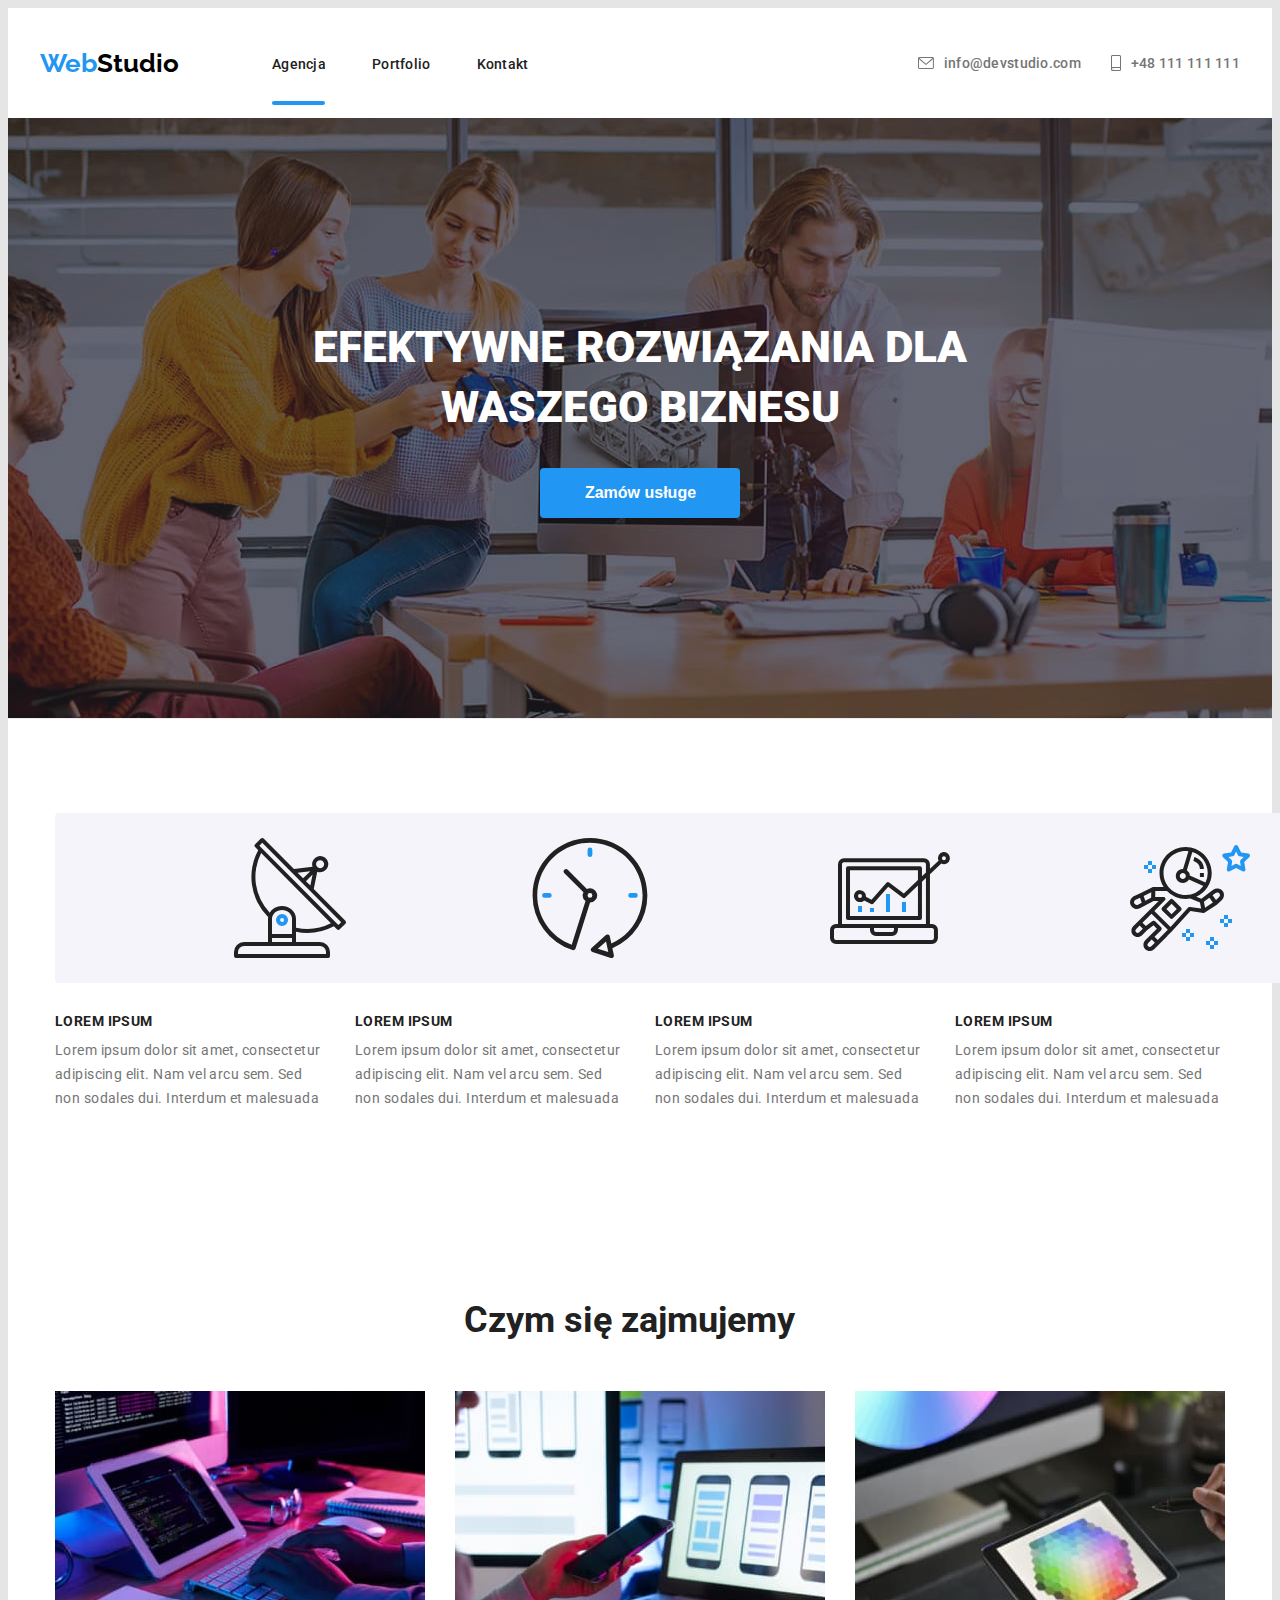
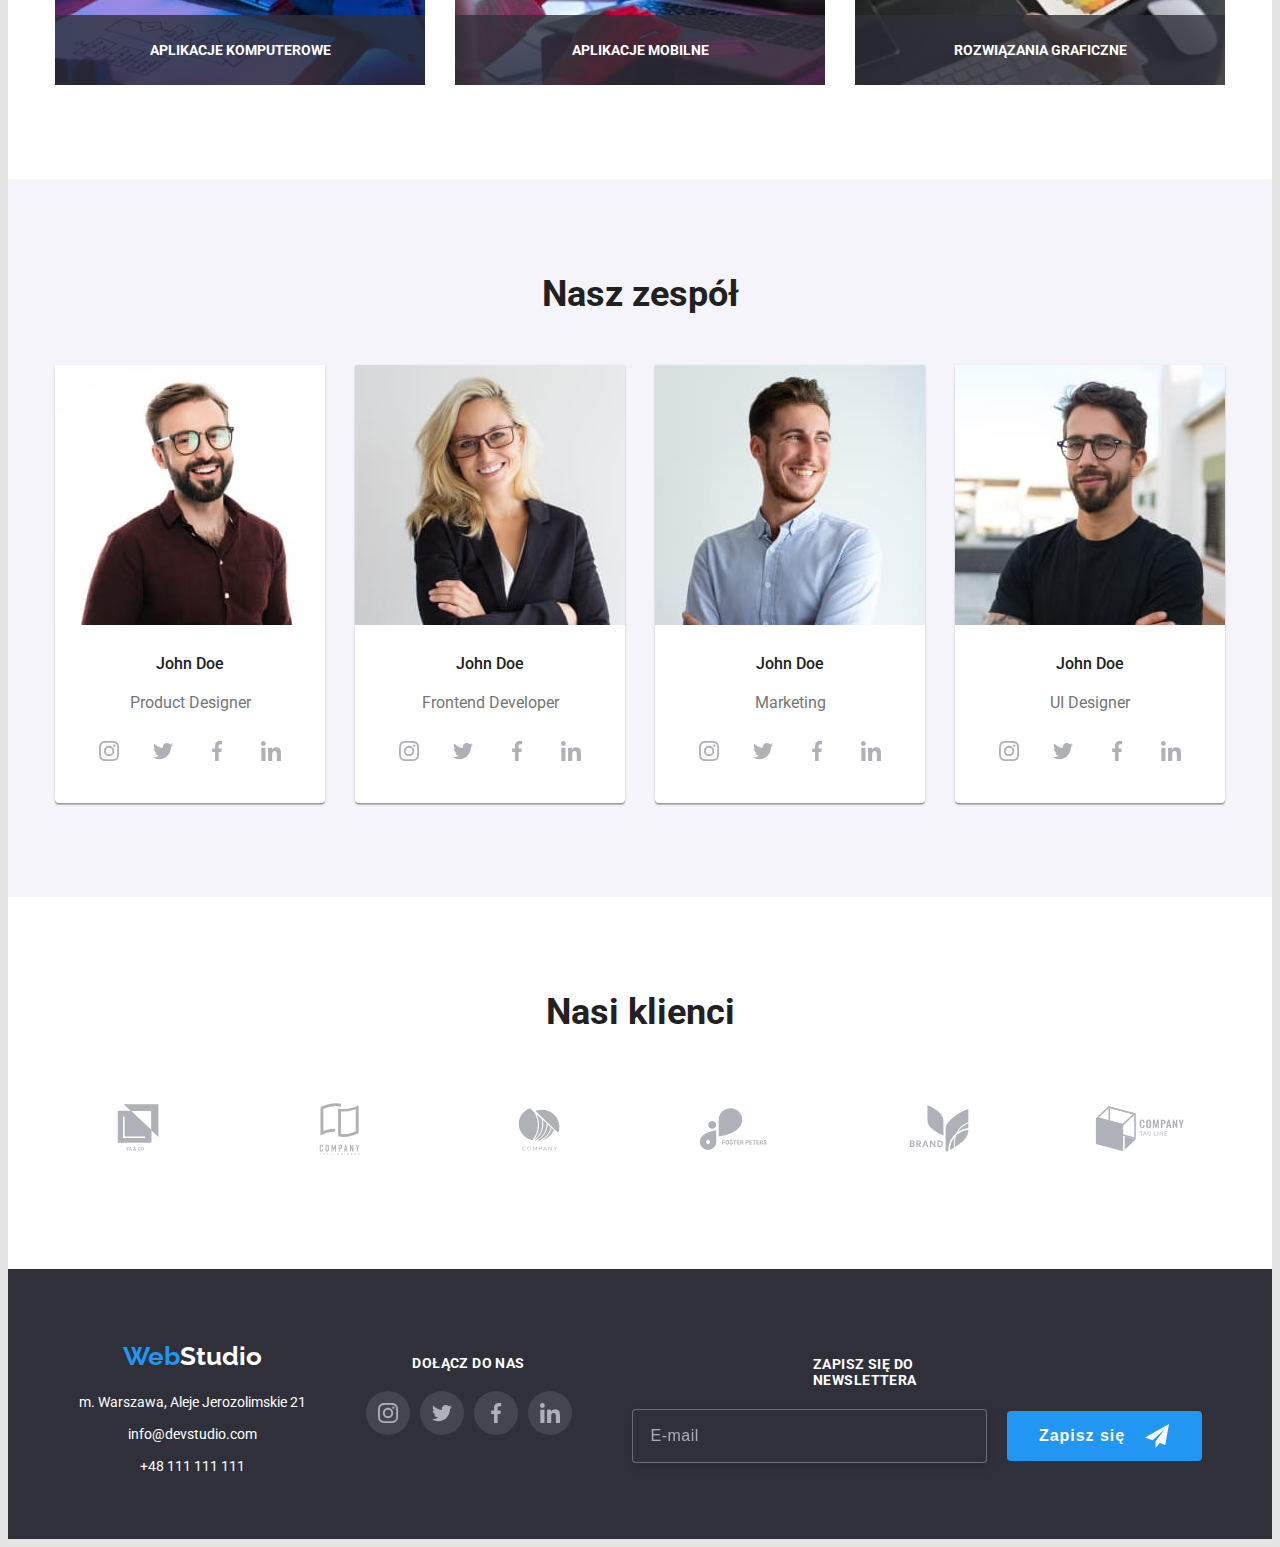
<file: index.html>
<!DOCTYPE html>
<html lang="pl">
  <head>
    <meta charset="utf-8" />
    <meta name="viewport" content="width=device-width, initial-scale=1.0" />
    <title>Homework</title>
    <link
      rel="stylesheet"
      href="https://cdnjs.cloudflare.com/ajax/libs/modern-normalize/1.1.0/modern-normalize.min.css"
      integrity="sha512-wpPYUAdjBVSE4KJnH1VR1HeZfpl1ub8YT/NKx4PuQ5NmX2tKuGu6U/JRp5y+Y8XG2tV+wKQpNHVUX03MfMFn9Q=="
      crossorigin="anonymous"
      referrerpolicy="no-referrer"
    />
    <link rel="preconnect" href="https://fonts.googleapis.com" />
    <link rel="preconnect" href="https://fonts.gstatic.com" crossorigin />
    <link
      href="https://fonts.googleapis.com/css2?family=Montserrat:wght@400;700&family=Raleway:wght@700&family=Roboto:wght@400;500;700;900&display=swap"
      rel="stylesheet"
    />
    <link href="./css/main.min.css" rel="stylesheet" />
  </head>
  <body>
    <header class="page-header">
      <div class="page-header__overlay container">
        <a class="logo page-header__logo" href="#"
          ><span class="logo logo--hovered">Web</span>Studio</a
        >
        <nav class="navigation">
          <ul class="navigation__item">
            <li>
              <a class="navigation__link navigation__link--underscore" href="#"
                >Agencja</a
              >
            </li>
            <li>
              <a class="navigation__link" href="./portfolio.html">Portfolio</a>
            </li>
            <li><a class="navigation__link" href="#">Kontakt</a></li>
          </ul>
        </nav>
        <ul class="contact">
          <li class="contact__item contact__item--first">
            <svg class="contact__icon" width="16" height="12">
              <use href="./images/icons.svg#icon-envelope"></use>
            </svg>
            <a
              class="contact__link contact__link--first"
              href="mailto:info@devstudio.com"
              >info@devstudio.com</a
            >
          </li>
          <li class="contact__item contact__item--second">
            <svg class="contact__icon" width="10" height="16">
              <use href="./images/icons.svg#icon-smartphone"></use>
            </svg>
            <a
              class="contact__link contact__link--second"
              href="tel:48111111111"
              >+48 111 111 111</a
            >
          </li>
        </ul>
        <div class="menu__button">
          <button
            class="menu__toggle js-open-menu"
            aria-expanded="false"
            aria-controls="mobile-menu"
          >
            <svg width="24" height="16">
              <use href="./images/icons.svg#icon-menu_24px"></use>
            </svg>
          </button>
        </div>
      </div>

      <section class="main-page">
        <div class="main-page__overlay container">
          <h1 class="main-page__title">
            EFEKTYWNE ROZWIĄZANIA DLA WASZEGO BIZNESU
          </h1>
          <button class="main-page__button" type="button" data-modal-open>
            Zamów usługe
          </button>
        </div>
      </section>
    </header>
    <main>
      <!-- sekcja główna-->
      <section class="section block">
        <div class="block__delay container">
          <ul class="block__list">
            <li class="block__item">
              <div class="attribute">
                <svg class="attribute__icon">
                  <use href="./images/icons.svg#icon-antenna-1"></use>
                </svg>

                <h5 class="attribute__title">LOREM IPSUM</h5>
                <p class="attribute__text">
                  Lorem ipsum dolor sit amet, consectetur adipiscing elit. Nam
                  vel arcu sem. Sed non sodales dui. Interdum et malesuada
                </p>
              </div>
            </li>
            <li class="block__item">
              <div class="attribute">
                <svg class="attribute__icon">
                  <use href="./images/icons.svg#icon-clock-1"></use>
                </svg>

                <h5 class="attribute__title">LOREM IPSUM</h5>
                <p class="attribute__text">
                  Lorem ipsum dolor sit amet, consectetur adipiscing elit. Nam
                  vel arcu sem. Sed non sodales dui. Interdum et malesuada
                </p>
              </div>
            </li>
            <li class="block__item">
              <div class="attribute">
                <svg class="attribute__icon">
                  <use href="./images/icons.svg#icon-diagram-1"></use>
                </svg>

                <h5 class="attribute__title">LOREM IPSUM</h5>
                <p class="attribute__text">
                  Lorem ipsum dolor sit amet, consectetur adipiscing elit. Nam
                  vel arcu sem. Sed non sodales dui. Interdum et malesuada
                </p>
              </div>
            </li>
            <li class="block__item">
              <div class="attribute">
                <svg class="attribute__icon">
                  <use href="./images/icons.svg#icon-astronaut-1"></use>
                </svg>

                <h5 class="attribute__title">LOREM IPSUM</h5>
                <p class="attribute__text">
                  Lorem ipsum dolor sit amet, consectetur adipiscing elit. Nam
                  vel arcu sem. Sed non sodales dui. Interdum et malesuada
                </p>
              </div>
            </li>
          </ul>
        </div>
      </section>
      <!--sekcja czym się zajmujemy-->

      <section class="section aboutus">
        <div class="aboutus__delay container">
          <h2 class="aboutus__title">Czym się zajmujemy</h2>
          <ul class="aboutus__content">
            <li class="aboutus__item">
              <figure class="aboutus__img">
                <img
                  src="images/aboutus/box1_370_294.jpg"
                  alt="czytnik oraz klawiatura komputerowa"
                  width="370"
                  height="294"
                  srcset="
                    images/aboutus/box1_740_588.jpg  2x,
                    images/aboutus/box1_1110_882.jpg 3x
                  "
                />
                <figcaption class="aboutus__label">
                  aplikacje komputerowe
                </figcaption>
              </figure>
            </li>
            <li class="aboutus__item">
              <figure class="aboutus__img">
                <img
                  src="images/aboutus/box2_370_294.jpg"
                  alt="smartfon i laptop"
                  width="370"
                  height="294"
                  srcset="
                    images/aboutus/box2_740_588.jpg  2x,
                    images/aboutus/box2_1110_882.jpg 3x
                  "
                />
                <figcaption class="aboutus__label">
                  aplikacje mobilne
                </figcaption>
              </figure>
            </li>
            <li class="aboutus__item">
              <figure class="aboutus__img">
                <img
                  src="images/aboutus/box3_370_294.jpg"
                  alt="tablet"
                  width="370"
                  height="294"
                  srcset="
                    images/aboutus/box3_740_588.jpg  2x,
                    images/aboutus/box3_1110_882.jpg 3x
                  "
                />

                <figcaption class="aboutus__label">
                  rozwiązania graficzne
                </figcaption>
              </figure>
            </li>
          </ul>
        </div>
      </section>

      <!--sekcja nasz zespół-->
      <section class="section ourteam">
        <div class="ourteam__delay container">
          <h2 class="ourteam__headline">Nasz zespół</h2>
          <ul class="ourteam__list">
            <li class="ourteam__item">
              <img
                class="ourteam__picture"
                src="images/ourteam/ourteam1_450_460.jpg"
                alt="mężczyzna w okularach"
                srcset="
                  images/ourteam/ourteam1_450_460.jpg 450w,
                  images/ourteam/ourteam1_900_920.jpg 900w,
                  images/ourteam/ourteam1_708_748.jpg 708w,
                  images/ourteam/ourteam1_540_520.jpg 540w,
                  images/ourteam/ourteam1_354_374.jpg 354w,
                  images/ourteam/ourteam1_270_260.jpg 270w
                "
                sizes="(min-width: 1200px) 270px, (min-width: 678px) 354px, (min-width:480px) 450px, 100vw"
              />
              <h3 class="ourteam__name">John Doe</h3>
              <p class="ourteam__position">Product Designer</p>
              <div>
                <ul class="social">
                  <li class="social__icons">
                    <svg width="20" height="20">
                      <use href="./images/icons.svg#icon-instagram-2"></use>
                    </svg>
                  </li>
                  <li class="social__icons">
                    <svg width="20" height="20">
                      <use href="./images/icons.svg#icon-twitter-1"></use>
                    </svg>
                  </li>
                  <li class="social__icons">
                    <svg width="20" height="20">
                      <use href="./images/icons.svg#icon-facebook-1"></use>
                    </svg>
                  </li>
                  <li class="social__icons">
                    <svg width="20" height="20">
                      <use href="./images/icons.svg#icon-linkedin-1"></use>
                    </svg>
                  </li>
                </ul>
              </div>
            </li>
            <li class="ourteam__item">
              <img
                class="ourteam__picture"
                src="images/ourteam/ourteam2_450_460.jpg"
                alt="blondyka"
                srcset="
                  images/ourteam/ourteam2_450_460.jpg 450w,
                  images/ourteam/ourteam2_900_920.jpg 900w,
                  images/ourteam/ourteam2_708_748.jpg 708w,
                  images/ourteam/ourteam2_540_520.jpg 540w,
                  images/ourteam/ourteam2_354_374.jpg 354w,
                  images/ourteam/ourteam2_270_260.jpg 270w
                "
                sizes="(min-width: 1200px) 270px, (min-width: 678px) 354px, (min-width:480px) 450px, 100vw"
              />
              <h3 class="ourteam__name">John Doe</h3>
              <p class="ourteam__position">Frontend Developer</p>
              <div>
                <ul class="social">
                  <li class="social__icons">
                    <svg width="20" height="20">
                      <use href="./images/icons.svg#icon-instagram-2"></use>
                    </svg>
                  </li>
                  <li class="social__icons">
                    <svg width="20" height="20">
                      <use href="./images/icons.svg#icon-twitter-1"></use>
                    </svg>
                  </li>
                  <li class="social__icons">
                    <svg width="20" height="20">
                      <use href="./images/icons.svg#icon-facebook-1"></use>
                    </svg>
                  </li>
                  <li class="social__icons">
                    <svg width="20" height="20">
                      <use href="./images/icons.svg#icon-linkedin-1"></use>
                    </svg>
                  </li>
                </ul>
              </div>
            </li>
            <li class="ourteam__item">
              <img
                class="ourteam__picture"
                src="images/ourteam/ourteam3_450_460.jpg"
                alt="blondyn"
                srcset="
                  images/ourteam/ourteam3_450_460.jpg 450w,
                  images/ourteam/ourteam3_900_920.jpg 900w,
                  images/ourteam/ourteam3_708_748.jpg 708w,
                  images/ourteam/ourteam3_540_520.jpg 540w,
                  images/ourteam/ourteam3_354_374.jpg 354w,
                  images/ourteam/ourteam3_270_260.jpg 270w
                "
                sizes="(min-width: 1200px) 270px ,(min-width: 678px) 354px, (min-width:480px) 450px, 100vw"
              />
              <h3 class="ourteam__name">John Doe</h3>
              <p class="ourteam__position">Marketing</p>
              <div>
                <ul class="social">
                  <li class="social__icons">
                    <svg width="20" height="20">
                      <use href="./images/icons.svg#icon-instagram-2"></use>
                    </svg>
                  </li>
                  <li class="social__icons">
                    <svg width="20" height="20">
                      <use href="./images/icons.svg#icon-twitter-1"></use>
                    </svg>
                  </li>
                  <li class="social__icons">
                    <svg width="20" height="20">
                      <use href="./images/icons.svg#icon-facebook-1"></use>
                    </svg>
                  </li>
                  <li class="social__icons">
                    <svg width="20" height="20">
                      <use href="./images/icons.svg#icon-linkedin-1"></use>
                    </svg>
                  </li>
                </ul>
              </div>
            </li>
            <li class="ourteam__item">
              <img
                class="ourteam__picture"
                src="images/ourteam/ourteam4_450_460.jpg"
                alt="mężczyzna w okularach2"
                srcset="
                  images/ourteam/ourteam4_450_460.jpg 450w,
                  images/ourteam/ourteam4_900_920.jpg 900w,
                  images/ourteam/ourteam4_708_748.jpg 708w,
                  images/ourteam/ourteam4_540_520.jpg 540w,
                  images/ourteam/ourteam4_354_374.jpg 354w,
                  images/ourteam/ourteam4_270_260.jpg 270w
                "
                sizes="(min-width: 1200px) 270px ,(min-width: 678px) 354px, (min-width:480px) 450px, 100vw"
              />
              <h3 class="ourteam__name">John Doe</h3>
              <p class="ourteam__position">UI Designer</p>
              <div>
                <ul class="social">
                  <li class="social__icons">
                    <svg width="20" height="20">
                      <use href="./images/icons.svg#icon-instagram-2"></use>
                    </svg>
                  </li>
                  <li class="social__icons">
                    <svg width="20" height="20">
                      <use href="./images/icons.svg#icon-twitter-1"></use>
                    </svg>
                  </li>
                  <li class="social__icons">
                    <svg width="20" height="20">
                      <use href="./images/icons.svg#icon-facebook-1"></use>
                    </svg>
                  </li>
                  <li class="social__icons">
                    <svg width="20" height="20">
                      <use href="./images/icons.svg#icon-linkedin-1"></use>
                    </svg>
                  </li>
                </ul>
              </div>
            </li>
          </ul>
        </div>
      </section>
      <!--sekcja nasi klienci-->
      <section class="section our-clients">
        <div class="our-clients__overlay">
          <h2 class="our-clients__headline">Nasi klienci</h2>
          <ul class="our-clients__list">
            <li class="our-clients__item">
              <svg class="our-clients__icon" width="106" height="60">
                <use href="./images/icons.svg#icon-Logo-5"></use>
              </svg>
            </li>
            <li class="our-clients__item">
              <svg class="our-clients__icon" width="106" height="60">
                <use href="./images/icons.svg#icon-Logo-8"></use>
              </svg>
            </li>
            <li class="our-clients__item">
              <svg class="our-clients__icon" width="106" height="60">
                <use href="./images/icons.svg#icon-Logo-6"></use>
              </svg>
            </li>
            <li class="our-clients__item">
              <svg class="our-clients__icon" width="106" height="60">
                <use href="./images/icons.svg#icon-Logo-9"></use>
              </svg>
            </li>
            <li class="our-clients__item">
              <svg class="our-clients__icon" width="106" height="60">
                <use href="./images/icons.svg#icon-Logo-7"></use>
              </svg>
            </li>
            <li class="our-clients__item">
              <svg class="our-clients__icon" width="106" height="60">
                <use href="./images/icons.svg#icon-Logo-10"></use>
              </svg>
            </li>
          </ul>
        </div>
      </section>
    </main>
    <footer class="footer">
      <div class="footer__block container">
        <address>
          <ul class="footer__list">
            <li class="footer__item">
              <a class="logo footer__logo" href="#"
                ><span class="logo logo--hovered">Web</span>Studio</a
              >
            </li>
            <li class="footer__item">
              <a
                class="footer__link"
                href="https://goo.gl/maps/q1RyGz1hN1sTiuzN9"
                target="_blank"
                >m. Warszawa, Aleje Jerozolimskie 21</a
              >
            </li>
            <li class="footer__item">
              <a class="footer__link" href="mailto:info@devstudio.com"
                >info@devstudio.com</a
              >
            </li>
            <li class="footer__item">
              <a class="footer__link" href="tel:48111111111">+48 111 111 111</a>
            </li>
          </ul>
        </address>
        <div class="joinus">
          <h5 class="joinus__headline">Dołącz do Nas</h5>
          <ul class="social footer__social">
            <li class="social__icons social__icons--footer">
              <svg width="20" height="20">
                <use href="./images/icons.svg#icon-instagram-2"></use>
              </svg>
            </li>
            <li class="social__icons social__icons--footer">
              <svg width="20" height="20">
                <use href="./images/icons.svg#icon-twitter-1"></use>
              </svg>
            </li>
            <li class="social__icons social__icons--footer">
              <svg width="20" height="20">
                <use href="./images/icons.svg#icon-facebook-1"></use>
              </svg>
            </li>
            <li class="social__icons social__icons--footer">
              <svg width="20" height="20">
                <use href="./images/icons.svg#icon-linkedin-1"></use>
              </svg>
            </li>
          </ul>
        </div>
        <form class="contact-form" name="singUpToNewsletter">
          <label class="contact-form__label" for="userEmail">
            zapisz się do newslettera</label
          >
          <div class="contact-form__grid">
            <input
              class="contact-form__input"
              type="email"
              name="email"
              id="userEmail"
              placeholder="E-mail"
            />
            <button type="submit" class="contact-form__button">
              Zapisz się
              <svg width="24" height="24">
                <use href="./images/icons.svg#icon-icon-send"></use>
              </svg>
            </button>
          </div>
        </form>
      </div>
    </footer>
    <div class="backdrop is-hidden" data-modal>
      <div class="modal">
        <form>
          <div
            class="form-group"
            role="group"
            aria-labelledby="contact-details-head"
          >
            <h4 id="contact-details-head" class="form-group__headline">
              Zostaw swoje dane w formularzu poniżej
            </h4>
            <label class="form-group__label form-group__label--name">
              Imie
            </label>
            <div class="form-group__grid">
              <svg class="form-group__icon" width="18" height="18">
                <use href="./images/icons.svg#icon-person-black-18dp-1"></use>
              </svg>
              <input class="form-group__input" type="text" name="username" />
            </div>
            <label class="form-group__label"> Telefon</label>
            <div class="form-group__grid">
              <svg class="form-group__icon" width="18" height="18">
                <use href="./images/icons.svg#icon-phone-black-18dp-1"></use>
              </svg>
              <input class="form-group__input" type="tel" name="usertel" />
            </div>
            <label class="form-group__label">Email</label>
            <div class="form-group__grid">
              <svg class="form-group__icon" width="18" height="18">
                <use href="./images/icons.svg#icon-email-black-18dp-1"></use>
              </svg>
              <input class="form-group__input" type="email" name="useremail" />
            </div>
            <label class="form-group__label">Komentarz</label>
            <textarea
              class="form-group__grid form-group__grid--textarea"
              name="usercomments"
              placeholder="Wprowadź tekst"
            ></textarea>
            <div class="check">
              <input
                class="check__input"
                type="checkbox"
                name="ourregulations"
                required
              />
              <svg class="check__icon" width="16" height="15">
                <use href="./images/icons.svg#icon-Vector-1"></use>
              </svg>
              <label class="check__text">
                Oświadczam iż akceptuję
                <a class="check__link" href="#">Regulamin</a> i
                <a class="check__link" href="#">Politykę Prywatności.</a>
              </label>
            </div>
            <button class="form-group__btn" type="submit">Wyślij</button>
          </div>
        </form>
        <button type="button" class="close__btn" data-modal-close>
          <svg class="close__icon" width="18" height="18">
            <use href="./images/icons.svg#Vector"></use>
          </svg>
        </button>
      </div>
    </div>
    <div class="menu-container js-menu-container" id="mobile-menu">
      <button class="menu__toggle js-close-menu">
        <svg width="24" height="16">
          <use href="./images/icons.svg#icon-close_24px"></use>
        </svg>
      </button>
      <ul class="mobile-navigation">
        <li class="mobile-navigation__item">
          <a class="mobile-navigation__link" href="#">Agencja</a>
        </li>
        <li class="mobile-navigation__item">
          <a class="mobile-navigation__link" href="./portfolio.html"
            >Portfolio</a
          >
        </li>
        <li><a class="mobile-navigation__link" href="#">Kontakt</a></li>
      </ul>

      <ul class="mobile-contact">
        <li class="mobile-contact__item">
          <a
            class="mobile-contact__link mobile-contact__link--expand"
            href="tel:48111111111"
            >+48 111 111 111</a
          >
        </li>
        <li class="mobile-contact__item">
          <a class="mobile-contact__link" href="mailto:info@devstudio.com"
            >info@devstudio.com</a
          >
        </li>
      </ul>
      <ul class="mobile-social">
        <li class="mobile-social__item">
          <a class="mobile-social__link" href="#">Instagram</a>
        </li>
        <li class="mobile-social__item">
          <a class="mobile-social__link" href="#">Twitter</a>
        </li>
        <li class="mobile-social__item">
          <a class="mobile-social__link" href="#">Facebook</a>
        </li>
        <li class="mobile-social__item">
          <a class="mobile-social__link" href="#">LinkedIn</a>
        </li>
      </ul>
    </div>
    <script src="./js/modal.js"></script>
    <script defer src="./js/mobile-menu.js"></script>
  </body>
</html>
</file>
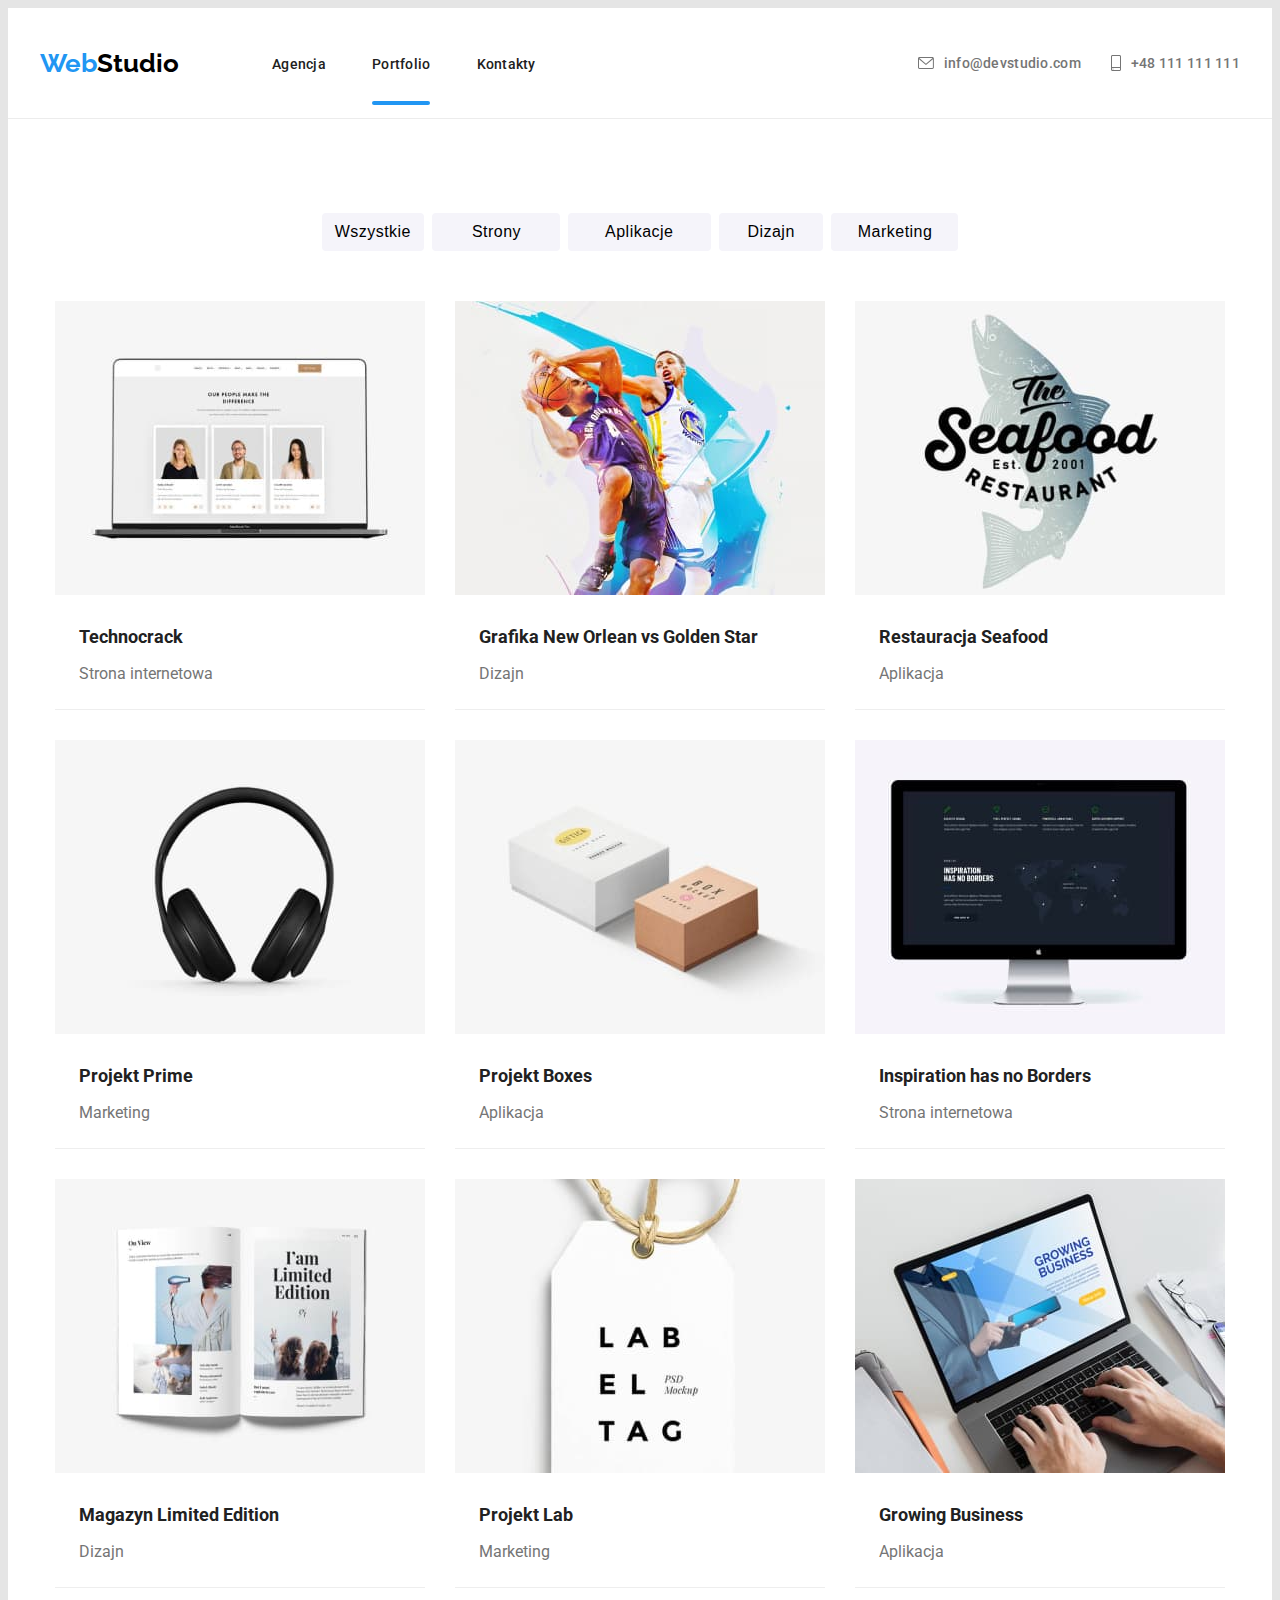
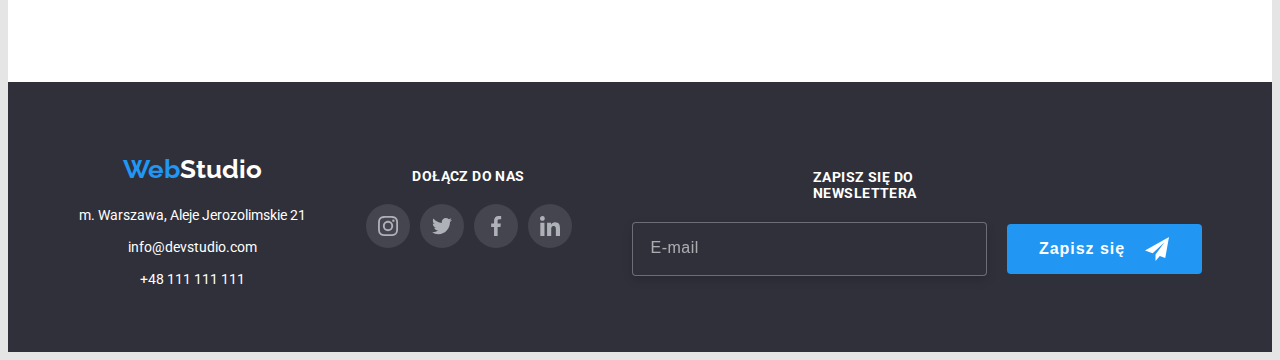
<file: portfolio.html>
<!DOCTYPE html>
<html lang="pl">
  <head>
    <meta charset="utf-8" />
    <meta name="viewport" content="width=device-width, initial-scale=1.0" />
    <title>Homework2 - Portfolio</title>
    <link
      rel="stylesheet"
      href="https://cdnjs.cloudflare.com/ajax/libs/modern-normalize/1.1.0/modern-normalize.min.css"
      integrity="sha512-wpPYUAdjBVSE4KJnH1VR1HeZfpl1ub8YT/NKx4PuQ5NmX2tKuGu6U/JRp5y+Y8XG2tV+wKQpNHVUX03MfMFn9Q=="
      crossorigin="anonymous"
      referrerpolicy="no-referrer"
    />
    <link rel="preconnect" href="https://fonts.googleapis.com" />
    <link rel="preconnect" href="https://fonts.gstatic.com" crossorigin />
    <link
      href="https://fonts.googleapis.com/css2?family=Montserrat:wght@400;700&family=Raleway:wght@700&family=Roboto:wght@400;500;700;900&display=swap"
      rel="stylesheet"
    />
    <link href="./css/main.min.css" rel="stylesheet" />
  </head>
  <body>
    <header class="page-header">
      <div class="page-header__overlay container">
        <a class="logo page-header__logo" href="./index.html"
          ><span class="logo logo--hovered">Web</span>Studio</a
        >
        <nav class="navigation navigation--portfolio">
          <ul class="navigation__item navigation__item--portfolio">
            <li><a class="navigation__link" href="./index.html">Agencja</a></li>
            <li>
              <a
                class="navigation__link navigation__link--underscore2"
                href="./portfolio.html"
                >Portfolio</a
              >
            </li>
            <li><a class="navigation__link" href="#">Kontakty</a></li>
          </ul>
        </nav>
        <ul class="contact">
          <li class="contact__item contact__item--first">
            <svg class="contact__icon" width="16" height="12">
              <use href="./images/icons.svg#icon-envelope"></use>
            </svg>
            <a
              class="contact__link contact__link--first"
              href="mailto:info@devstudio.com"
              >info@devstudio.com</a
            >
          </li>
          <li class="contact__item contact__item--second">
            <svg class="contact__icon" width="10" height="16">
              <use href="./images/icons.svg#icon-smartphone"></use>
            </svg>
            <a
              class="contact__link contact__link--second"
              href="tel:48111111111"
              >+48 111 111 111</a
            >
          </li>
        </ul>
        <div class="menu__button">
          <button
            class="menu__toggle js-open-menu"
            aria-expanded="false"
            aria-controls="mobile-menu"
          >
            <svg width="24" height="16">
              <use href="./images/icons.svg#icon-menu_24px"></use>
            </svg>
          </button>
        </div>
      </div>
    </header>
    <main>
      <section class="products section">
        <div class="products__container container">
          <ul class="buttons">
            <li>
              <button class="buttons__item buttons__item--all" type="button">
                Wszystkie
              </button>
            </li>
            <li>
              <button class="buttons__item buttons__item--pages" type="button">
                Strony
              </button>
            </li>
            <li>
              <button
                class="buttons__item buttons__item--aplications"
                type="button"
              >
                Aplikacje
              </button>
            </li>
            <li>
              <button class="buttons__item buttons__item--design" type="button">
                Dizajn
              </button>
            </li>
            <li>
              <button
                class="buttons__item buttons__item--marketing"
                type="button"
              >
                Marketing
              </button>
            </li>
          </ul>
          <ul class="grid">
            <li class="grid__item">
              <div class="products__item">
                <img
                  class="products__image"
                  src="./images/portfolio/technocrack_450_294.jpg"
                  alt="Laptop monitor"
                  srcset="
                    images/portfolio/technocrack_354_294.jpg 354w,
                    images/portfolio/technocrack_370_294.jpg 370w,
                    images/portfolio/technocrack_450_294.jpg 450w,
                    images/portfolio/technocrack_708_588.jpg 708w,
                    images/portfolio/technocrack_740_588.jpg 740w,
                    images/portfolio/technocrack_900_588.jpg 900w
                  "
                  sizes="(min-width: 1200px) 370px,(min-width: 678px) 354px, (min-width:480px) 450px, 100vw"
                />
                <div class="products__overlay">
                  <p>
                    Technocrack jest popularną platformą wykorzystywaną do
                    rozpowszechniania koronawirusa. Firmy wykorzystują tę
                    platformę do celów szkiegowskich i ataków na
                    niezabezpieczone serwery konkurencji
                  </p>
                </div>
              </div>
              <h3 class="products__name">Technocrack</h3>
              <p class="products__description">Strona internetowa</p>
            </li>
            <li class="grid__item">
              <div class="products__item">
                <img
                  class="products__image"
                  src="./images/portfolio/neworlean_450_294.jpg"
                  alt="Basketball players"
                  srcset="
                    images/portfolio/neworlean_354_294.jpg 354w,
                    images/portfolio/neworlean_370_294.jpg 370w,
                    images/portfolio/neworlean_450_294.jpg 450w,
                    images/portfolio/neworlean_708_588.jpg 708w,
                    images/portfolio/neworlean_740_588.jpg 740w,
                    images/portfolio/neworlean_900_588.jpg 900w
                  "
                  sizes="(min-width: 1200px) 370px,(min-width: 678px) 354px, (min-width:480px) 450px, 100vw"
                />
                <div class="products__overlay">
                  <p>
                    Technocrack jest popularną platformą wykorzystywaną do
                    rozpowszechniania koronawirusa. Firmy wykorzystują tę
                    platformę do celów szkiegowskich i ataków na
                    niezabezpieczone serwery konkurencji
                  </p>
                </div>
              </div>
              <h3 class="products__name">Grafika New Orlean vs Golden Star</h3>
              <p class="products__description">Dizajn</p>
            </li>
            <li class="grid__item">
              <div class="products__item">
                <img
                  class="products__image"
                  src="./images/portfolio/restaurant_450_294.jpg"
                  alt="Resturant Logo"
                  srcset="
                    images/portfolio/restaurant_354_294.jpg 354w,
                    images/portfolio/restaurant_370_294.jpg 370w,
                    images/portfolio/restaurant_450_294.jpg 450w,
                    images/portfolio/restaurant_708_588.jpg 708w,
                    images/portfolio/restaurant_740_588.jpg 740w,
                    images/portfolio/restaurant_900_588.jpg 900w
                  "
                  sizes="(min-width: 1200px) 370px,(min-width: 678px) 354px, (min-width:480px) 450px, 100vw"
                />
                <div class="products__overlay">
                  <p>
                    Technocrack jest popularną platformą wykorzystywaną do
                    rozpowszechniania koronawirusa. Firmy wykorzystują tę
                    platformę do celów szkiegowskich i ataków na
                    niezabezpieczone serwery konkurencji
                  </p>
                </div>
              </div>
              <h3 class="products__name">Restauracja Seafood</h3>
              <p class="products__description">Aplikacja</p>
            </li>
            <li class="grid__item">
              <div class="products__item">
                <img
                  class="products__image"
                  src="./images/portfolio/projectprime_450_294.jpg"
                  alt="headphones"
                  srcset="
                    images/portfolio/projectprime_354_294.jpg 354w,
                    images/portfolio/projectprime_370_294.jpg 370w,
                    images/portfolio/projectprime_450_294.jpg 450w,
                    images/portfolio/projectprime_708_588.jpg 708w,
                    images/portfolio/projectprime_740_588.jpg 740w,
                    images/portfolio/projectprime_900_588.jpg 900w
                  "
                  sizes="(min-width: 1200px) 370px,(min-width: 678px) 354px, (min-width:480px) 450px, 100vw"
                />
                <div class="products__overlay">
                  <p>
                    Technocrack jest popularną platformą wykorzystywaną do
                    rozpowszechniania koronawirusa. Firmy wykorzystują tę
                    platformę do celów szkiegowskich i ataków na
                    niezabezpieczone serwery konkurencji
                  </p>
                </div>
              </div>
              <h3 class="products__name">Projekt Prime</h3>
              <p class="products__description">Marketing</p>
            </li>
            <li class="grid__item">
              <div class="products__item">
                <img
                  class="products__image"
                  src="./images/portfolio/projectboxes_450_294.jpg"
                  alt="Boxes"
                  srcset="
                    images/portfolio/projectboxes_354_294.jpg 354w,
                    images/portfolio/projectboxes_370_294.jpg 370w,
                    images/portfolio/projectboxes_450_294.jpg 450w,
                    images/portfolio/projectboxes_708_588.jpg 708w,
                    images/portfolio/projectboxes_740_588.jpg 740w,
                    images/portfolio/projectboxes_900_588.jpg 900w
                  "
                  sizes="(min-width: 1200px) 370px,(min-width: 678px) 354px, (min-width:480px) 450px, 100vw"
                />
                <div class="products__overlay">
                  <p>
                    Technocrack jest popularną platformą wykorzystywaną do
                    rozpowszechniania koronawirusa. Firmy wykorzystują tę
                    platformę do celów szkiegowskich i ataków na
                    niezabezpieczone serwery konkurencji
                  </p>
                </div>
              </div>
              <h3 class="products__name">Projekt Boxes</h3>
              <p class="products__description">Aplikacja</p>
            </li>
            <li class="grid__item">
              <div class="products__item">
                <img
                  class="products__image"
                  src="./images/portfolio/inspiration_450_294.jpg"
                  alt="monitor screen"
                  srcset="
                    images/portfolio/inspiration_354_294.jpg 354w,
                    images/portfolio/inspiration_370_294.jpg 370w,
                    images/portfolio/inspiration_450_294.jpg 450w,
                    images/portfolio/inspiration_708_588.jpg 708w,
                    images/portfolio/inspiration_740_588.jpg 740w,
                    images/portfolio/inspiration_900_588.jpg 900w
                  "
                  sizes="(min-width: 1200px) 370px,(min-width: 678px) 354px, (min-width:480px) 450px, 100vw"
                />
                <div class="products__overlay">
                  <p>
                    Technocrack jest popularną platformą wykorzystywaną do
                    rozpowszechniania koronawirusa. Firmy wykorzystują tę
                    platformę do celów szkiegowskich i ataków na
                    niezabezpieczone serwery konkurencji
                  </p>
                </div>
              </div>
              <h3 class="products__name">Inspiration has no Borders</h3>
              <p class="products__description">Strona internetowa</p>
            </li>
            <li class="grid__item">
              <div class="products__item">
                <img
                  class="products__image"
                  src="./images/portfolio/magazine_450_294.jpg"
                  alt="magazine"
                  srcset="
                    images/portfolio/magazine_354_294.jpg 354w,
                    images/portfolio/magazine_370_294.jpg 370w,
                    images/portfolio/magazine_450_294.jpg 450w,
                    images/portfolio/magazine_708_588.jpg 708w,
                    images/portfolio/magazine_740_588.jpg 740w,
                    images/portfolio/magazine_900_588.jpg 900w
                  "
                  sizes="(min-width: 1200px) 370px,(min-width: 678px) 354px, (min-width:480px) 450px, 100vw"
                />
                <div class="products__overlay">
                  <p>
                    Technocrack jest popularną platformą wykorzystywaną do
                    rozpowszechniania koronawirusa. Firmy wykorzystują tę
                    platformę do celów szkiegowskich i ataków na
                    niezabezpieczone serwery konkurencji
                  </p>
                </div>
              </div>
              <h3 class="products__name">Magazyn Limited Edition</h3>
              <p class="products__description">Dizajn</p>
            </li>
            <li class="grid__item">
              <div class="products__item">
                <img
                  class="products__image"
                  src="./images/portfolio/projectlab_450_294.jpg"
                  alt="Labeltag"
                  srcset="
                    images/portfolio/projectlab_354_294.jpg 354w,
                    images/portfolio/projectlab_370_294.jpg 370w,
                    images/portfolio/projectlab_450_294.jpg 450w,
                    images/portfolio/projectlab_708_588.jpg 708w,
                    images/portfolio/projectlab_740_588.jpg 740w,
                    images/portfolio/projectlab_900_588.jpg 900w
                  "
                  sizes="(min-width: 1200px) 370px,(min-width: 678px) 354px, (min-width:480px) 450px, 100vw"
                />
                <div class="products__overlay">
                  <p>
                    Technocrack jest popularną platformą wykorzystywaną do
                    rozpowszechniania koronawirusa. Firmy wykorzystują tę
                    platformę do celów szkiegowskich i ataków na
                    niezabezpieczone serwery konkurencji
                  </p>
                </div>
              </div>
              <h3 class="products__name">Projekt Lab</h3>
              <p class="products__description">Marketing</p>
            </li>
            <li class="grid__item">
              <div class="products__item">
                <img
                  class="products__image"
                  src="./images/portfolio/growingbusiness_450_294.jpg"
                  alt="Notebook"
                  srcset="
                    images/portfolio/growingbusiness_354_294.jpg 354w,
                    images/portfolio/growingbusiness_370_294.jpg 370w,
                    images/portfolio/growingbusiness_450_294.jpg 450w,
                    images/portfolio/growingbusiness_708_588.jpg 708w,
                    images/portfolio/growingbusiness_740_588.jpg 740w,
                    images/portfolio/growingbusiness_900_588.jpg 900w
                  "
                  sizes="(min-width: 1200px) 370px ,(min-width: 678px) 354px, (min-width:480px) 450px, 100vw"
                />
                <div class="products__overlay">
                  <p>
                    Technocrack jest popularną platformą wykorzystywaną do
                    rozpowszechniania koronawirusa. Firmy wykorzystują tę
                    platformę do celów szkiegowskich i ataków na
                    niezabezpieczone serwery konkurencji
                  </p>
                </div>
              </div>
              <h3 class="products__name">Growing Business</h3>
              <p class="products__description">Aplikacja</p>
            </li>
          </ul>
        </div>
      </section>
    </main>
    <footer footer class="footer">
      <div class="footer__block container">
        <address>
          <ul class="footer__list">
            <li class="footer__item">
              <a class="logo footer__logo" href="#"
                ><span class="logo logo--hovered">Web</span>Studio</a
              >
            </li>
            <li class="footer__item">
              <a
                class="footer__link"
                href="https://goo.gl/maps/q1RyGz1hN1sTiuzN9"
                target="_blank"
                >m. Warszawa, Aleje Jerozolimskie 21</a
              >
            </li>
            <li class="footer__item">
              <a class="footer__link" href="mailto:info@devstudio.com"
                >info@devstudio.com</a
              >
            </li>
            <li class="footer__item">
              <a class="footer__link" href="tel:48111111111">+48 111 111 111</a>
            </li>
          </ul>
        </address>
        <div class="joinus">
          <h5 class="joinus__headline">Dołącz do Nas</h5>
          <ul class="social footer__social">
            <li class="social__icons social__icons--footer">
              <svg width="20" height="20">
                <use href="./images/icons.svg#icon-instagram-2"></use>
              </svg>
            </li>
            <li class="social__icons social__icons--footer">
              <svg width="20" height="20">
                <use href="./images/icons.svg#icon-twitter-1"></use>
              </svg>
            </li>
            <li class="social__icons social__icons--footer">
              <svg width="20" height="20">
                <use href="./images/icons.svg#icon-facebook-1"></use>
              </svg>
            </li>
            <li class="social__icons social__icons--footer">
              <svg width="20" height="20">
                <use href="./images/icons.svg#icon-linkedin-1"></use>
              </svg>
            </li>
          </ul>
        </div>
        <form class="contact-form" name="singUpToNewsletter">
          <label class="contact-form__label" for="userEmail">
            zapisz się do newslettera</label
          >
          <div class="contact-form__grid">
            <input
              class="contact-form__input"
              type="email"
              name="email"
              id="userEmail"
              placeholder="E-mail"
            />
            <button type="submit" class="contact-form__button">
              Zapisz się
              <svg width="24" height="24">
                <use href="./images/icons.svg#icon-icon-send"></use>
              </svg>
            </button>
          </div>
        </form>
      </div>
    </footer>
    <div class="menu-container js-menu-container" id="mobile-menu">
      <button class="menu__toggle js-close-menu">
        <svg width="24" height="16">
          <use href="./images/icons.svg#icon-close_24px"></use>
        </svg>
      </button>
      <ul class="mobile-navigation">
        <li class="mobile-navigation__item">
          <a class="mobile-navigation__link" href="#">Agencja</a>
        </li>
        <li class="mobile-navigation__item">
          <a class="mobile-navigation__link" href="./portfolio.html"
            >Portfolio</a
          >
        </li>
        <li><a class="mobile-navigation__link" href="#">Kontakt</a></li>
      </ul>

      <ul class="mobile-contact">
        <li class="mobile-contact__item">
          <a
            class="mobile-contact__link mobile-contact__link--expand"
            href="tel:48111111111"
            >+48 111 111 111</a
          >
        </li>
        <li class="mobile-contact__item">
          <a class="mobile-contact__link" href="mailto:info@devstudio.com"
            >info@devstudio.com</a
          >
        </li>
      </ul>
      <ul class="mobile-social">
        <li class="mobile-social__item">
          <a class="mobile-social__link" href="#">Instagram</a>
        </li>
        <li class="mobile-social__item">
          <a class="mobile-social__link" href="#">Twitter</a>
        </li>
        <li class="mobile-social__item">
          <a class="mobile-social__link" href="#">Facebook</a>
        </li>
        <li class="mobile-social__item">
          <a class="mobile-social__link" href="#">LinkedIn</a>
        </li>
      </ul>
    </div>

    <script defer src="./js/mobile-menu.js"></script>
  </body>
</html>
</file>
<file: css/main.min.css>
body{font-family:"Roboto",sans-serif;background-color:#e5e5e5;color:#212121;overflow-x:hidden}main{background-color:#fff}.container{width:100%}ul{list-style-type:none;padding:0}h2{font-weight:700;font-size:28px;line-height:1.17}h5{font-weight:700;font-size:14px;line-height:1.17;letter-spacing:.03em}h4{font-weight:700;font-size:20px;line-height:1.15;letter-spacing:.03em;display:-webkit-box;display:-ms-flexbox;display:flex;-webkit-box-pack:center;-ms-flex-pack:center;justify-content:center;margin:0}@media(min-width: 480px){.container{max-width:480px}}@media(min-width: 768px)and (max-width: 1199px){.container{max-width:768px}}@media(min-width: 1200px){.container{max-width:1200px}h2{font-size:36px}}.logo{color:#000;font-weight:700;font-size:26px;line-height:1.17;font-family:"raleway";text-decoration:none;-webkit-transition-duration:250ms;transition-duration:250ms;-webkit-transition-timing-function:cubic-bezier(0.4, 0, 0.2, 1);transition-timing-function:cubic-bezier(0.4, 0, 0.2, 1)}.logo:hover,.logo:focus{color:#2196f3}.page-header{border-bottom:1px solid #ececec;background-color:#fff;width:100%;display:-webkit-box;display:-ms-flexbox;display:flex;margin:0;-webkit-box-orient:vertical;-webkit-box-direction:normal;-ms-flex-direction:column;flex-direction:column;-webkit-box-pack:justify;-ms-flex-pack:justify;justify-content:space-between}.page-header__overlay{display:-webkit-box;display:-ms-flexbox;display:flex;-webkit-box-align:center;-ms-flex-align:center;align-items:center;width:100%;padding:15px 16px;-webkit-box-pack:justify;-ms-flex-pack:justify;justify-content:space-between;margin:0 auto}.page-header__logo{color:#000;font-family:"raleway"}.logo--hovered{color:#2196f3;font-weight:700;font-family:"raleway";font-size:26px;line-height:1.17;text-decoration:none}.navigation{-ms-flex-line-pack:center;align-content:center;display:-webkit-box;display:-ms-flexbox;display:flex;-webkit-box-flex:1;-ms-flex:1;flex:1;margin-left:83px}.navigation__item{display:-webkit-box;display:-ms-flexbox;display:flex;-webkit-box-pack:justify;-ms-flex-pack:justify;justify-content:space-between;gap:60px;width:282px}.navigation--portfolio{display:-webkit-box;display:-ms-flexbox;display:flex;-webkit-box-flex:1;-ms-flex:1;flex:1;margin-left:88px;width:261px}.navigation__link{color:#212121;font-weight:500;font-size:14px;line-height:1.14;letter-spacing:.02em;text-decoration:none;-webkit-transition-duration:250ms;transition-duration:250ms;-webkit-transition-timing-function:cubic-bezier(0.4, 0, 0.2, 1);transition-timing-function:cubic-bezier(0.4, 0, 0.2, 1)}.navigation__link:hover,.navigation__link:focus{color:#2196f3}.navigation__link--underscore2::after{content:"";display:block;position:absolute;width:58px;height:4px;background-color:#2196f3;border-radius:2px;margin-top:28px}.navigation__link--underscore{position:relative;-webkit-box-pack:end;-ms-flex-pack:end;justify-content:end}.navigation__link--underscore::after{content:"";display:block;position:absolute;width:53px;height:4px;background-color:#2196f3;border-radius:2px;margin-top:28px}.contact{display:-webkit-box;display:-ms-flexbox;display:flex;gap:10px;-webkit-box-orient:vertical;-webkit-box-direction:normal;-ms-flex-direction:column;flex-direction:column}.contact__icon{fill:#757575}.contact__item{display:-webkit-box;display:-ms-flexbox;display:flex;-webkit-box-align:center;-ms-flex-align:center;align-items:center;gap:8px}.contact__item:hover svg,.contact__item:focus svg{fill:#2196f3}.contact--first{width:135px}.contact--second{width:110px}.contact__link{color:#757575;text-decoration:none;font-weight:500;font-size:12px;line-height:1.17;letter-spacing:.02em;-webkit-transition-duration:250ms;transition-duration:250ms;-webkit-transition-timing-function:cubic-bezier(0.4, 0, 0.2, 1);transition-timing-function:cubic-bezier(0.4, 0, 0.2, 1)}.contact__link:hover,.contact__link:focus{color:#2196f3}@media(min-width: 480px)and (max-width: 767px){.navigation,.contact,.aboutus{display:none}.page-header__overlay{max-width:767px}}@media(min-width: 768px)and (max-width: 1199px){.aboutus{display:none}.navigation__item{-webkit-box-align:center;-ms-flex-align:center;align-items:center}.page-header__overlay{height:80px;margin:0 auto}.menu__button{display:none}}@media(min-width: 1200px){.menu__button{display:none}.page-header{margin:0 auto}.page-header__overlay{min-width:1200px}.page-header__logo{margin-left:0}.page-header__overlay{-ms-flex-wrap:wrap;flex-wrap:wrap;width:1170px;height:80px;margin:0 auto}.contact{-webkit-box-orient:horizontal;-webkit-box-direction:normal;-ms-flex-direction:row;flex-direction:row;gap:30px;margin-right:0}.contact__item{gap:10px}.contact__link{font-size:14px}.navigation{display:-webkit-box;display:-ms-flexbox;display:flex;-webkit-box-flex:1;-ms-flex:1;flex:1;margin-left:93px}.navigation__item{gap:46px;width:254px}}.footer{display:-webkit-box;display:-ms-flexbox;display:flex;-webkit-box-pack:center;-ms-flex-pack:center;justify-content:center;background-color:#2f303a;padding-top:60px;padding-bottom:60px;width:100%}.footer:hover,.footer:focus{color:#2196f3}.footer__block{display:-webkit-box;display:-ms-flexbox;display:flex;-webkit-box-orient:vertical;-webkit-box-direction:normal;-ms-flex-direction:column;flex-direction:column;-webkit-box-align:center;-ms-flex-align:center;align-items:center;gap:60px}.footer__list{display:-webkit-box;display:-ms-flexbox;display:flex;-webkit-box-orient:vertical;-webkit-box-direction:normal;-ms-flex-direction:column;flex-direction:column;margin:0;-webkit-box-align:center;-ms-flex-align:center;align-items:center}.footer__logo{color:#fff;font-family:"raleway";font-style:normal;width:145px;margin:0}.footer__social{margin:0}.footer__item:not(:last-child){padding-bottom:8px}.footer__item:first-child{padding-bottom:20px}.footer__link{color:#fff;text-decoration:none;font-family:"Roboto",sans-serif;font-style:normal;font-size:14px;margin:0;line-height:1.71;-webkit-transition-duration:250ms;transition-duration:250ms;-webkit-transition-timing-function:cubic-bezier(0.4, 0, 0.2, 1);transition-timing-function:cubic-bezier(0.4, 0, 0.2, 1)}.footer__link:hover,.footer__link:focus{color:#2196f3}.social__icons--footer{fill:#fff;background-color:rgba(255,255,255,.1)}.social__icons--footer:hover{background-color:#2196f3}.joinus{display:-webkit-box;display:-ms-flexbox;display:flex;width:206px;-webkit-box-orient:vertical;-webkit-box-direction:normal;-ms-flex-direction:column;flex-direction:column;-webkit-box-align:center;-ms-flex-align:center;align-items:center;gap:20px}.joinus__headline{display:-webkit-box;display:-ms-flexbox;display:flex;width:146px;text-transform:uppercase;color:#fff;-webkit-box-pack:center;-ms-flex-pack:center;justify-content:center;margin:0}.contact-form{display:-webkit-box;display:-ms-flexbox;display:flex;width:100%;-webkit-box-orient:vertical;-webkit-box-direction:normal;-ms-flex-direction:column;flex-direction:column;-webkit-box-align:center;-ms-flex-align:center;align-items:center;gap:20px}.contact-form__label{color:#fff;font-weight:700;font-size:14px;line-height:1.14;text-transform:uppercase;width:207px;letter-spacing:.03em}.contact-form__grid{display:-webkit-box;display:-ms-flexbox;display:flex;-webkit-box-orient:vertical;-webkit-box-direction:normal;-ms-flex-direction:column;flex-direction:column;gap:20px;-webkit-box-align:center;-ms-flex-align:center;align-items:center}.contact-form__input{display:-webkit-box;display:-ms-flexbox;display:flex;width:90vw;height:50px;border:1px solid rgba(255,255,255,.3);-webkit-filter:drop-shadow(0px 4px 4px rgba(0, 0, 0, 0.15));filter:drop-shadow(0px 4px 4px rgba(0, 0, 0, 0.15));border-radius:4px;background-color:#2f303a;color:#fff}.contact-form__input::-webkit-input-placeholder{font-size:16px;line-height:1.25;-webkit-box-align:center;align-items:center;letter-spacing:.03em;color:rgba(255,255,255,.6);padding-left:16px}.contact-form__input::-moz-placeholder{font-size:16px;line-height:1.25;align-items:center;letter-spacing:.03em;color:rgba(255,255,255,.6);padding-left:16px}.contact-form__input:-ms-input-placeholder{font-size:16px;line-height:1.25;-ms-flex-align:center;align-items:center;letter-spacing:.03em;color:rgba(255,255,255,.6);padding-left:16px}.contact-form__input::-ms-input-placeholder{font-size:16px;line-height:1.25;-ms-flex-align:center;align-items:center;letter-spacing:.03em;color:rgba(255,255,255,.6);padding-left:16px}.contact-form__input::placeholder{font-size:16px;line-height:1.25;-webkit-box-align:center;-ms-flex-align:center;align-items:center;letter-spacing:.03em;color:rgba(255,255,255,.6);padding-left:16px}.contact-form__button{color:#fff;font-weight:700;font-size:16px;line-height:1.87;letter-spacing:.06em;width:200px;height:50px;background:#2196f3;-webkit-box-shadow:0px 4px 4px rgba(0,0,0,.15);box-shadow:0px 4px 4px rgba(0,0,0,.15);border-radius:4px;cursor:pointer;border:0px solid;display:-webkit-box;display:-ms-flexbox;display:flex;-webkit-box-pack:center;-ms-flex-pack:center;justify-content:center;-webkit-box-align:center;-ms-flex-align:center;align-items:center;gap:20px;padding:0;-webkit-box-shadow:inset 0 0 0 0 #1869ac;box-shadow:inset 0 0 0 0 #1869ac;-webkit-transition-property:-webkit-box-shadow;transition-property:-webkit-box-shadow;transition-property:box-shadow;transition-property:box-shadow, -webkit-box-shadow;-webkit-transition-duration:250ms;transition-duration:250ms;-webkit-transition-timing-function:cubic-bezier(0.4, 0, 0.2, 1);transition-timing-function:cubic-bezier(0.4, 0, 0.2, 1)}.contact-form__button svg{fill:#fff}.contact-form__button:active,.contact-form__button:hover{-webkit-box-shadow:inset 200px 0 0 0 #1869ac;box-shadow:inset 200px 0 0 0 #1869ac}@media(min-width: 480px)and (max-width: 767px){.contact__form{-webkit-box-pack:center;-ms-flex-pack:center;justify-content:center;margin:0 auto}.contact__form__grid{width:405px}.contact__form__input{width:405px}}@media(min-width: 768px)and (max-width: 1199px){.footer__block{-webkit-box-orient:horizontal;-webkit-box-direction:normal;-ms-flex-direction:row;flex-direction:row;-ms-flex-wrap:wrap;flex-wrap:wrap;-webkit-box-align:start;-ms-flex-align:start;align-items:flex-start;-webkit-box-pack:space-evenly;-ms-flex-pack:space-evenly;justify-content:space-evenly}.joinus{-webkit-box-pack:center;-ms-flex-pack:center;justify-content:center}.contact-form{width:450px;-webkit-box-pack:start;-ms-flex-pack:start;justify-content:start}.contact-form__label{display:-webkit-box;display:-ms-flexbox;display:flex}.contact-form__input{width:450px}}@media(min-width: 1200px){.section{padding-top:94px;padding-bottom:94px}.footer{padding-top:72px;padding-bottom:60px;min-width:1200px;-webkit-box-pack:center;-ms-flex-pack:center;justify-content:center;margin:0 auto}.footer__block{display:-webkit-box;display:-ms-flexbox;display:flex;-webkit-box-orient:horizontal;-webkit-box-direction:normal;-ms-flex-direction:row;flex-direction:row;-webkit-box-pack:center;-ms-flex-pack:center;justify-content:center;margin:0 auto}.footer__block__list{-webkit-box-align:start;-ms-flex-align:start;align-items:start}.footer__block__item:not(:last-child){padding-bottom:9px}.contact-form{width:570px;gap:20px}.contact-form__input{width:358px}.contact-form__grid{width:570px;-webkit-box-orient:horizontal;-webkit-box-direction:normal;-ms-flex-direction:row;flex-direction:row}}.main-page{width:100%;height:400px;background-color:#2f303a;background-image:-webkit-gradient(linear, left bottom, left top, from(rgba(47, 48, 58, 0.4)), to(rgba(47, 48, 58, 0.4))),url("../images/header/Img-header_480_400.png");background-image:linear-gradient(0deg, rgba(47, 48, 58, 0.4) 0%, rgba(47, 48, 58, 0.4) 100%),url("../images/header/Img-header_480_400.png");background-size:cover;background-position:center;background-repeat:no-repeat;margin:0 auto}.main-page__title{color:#fff;font-weight:900;font-size:26px;line-height:1.61;width:365px;margin-top:118px;margin-bottom:0;text-align:center}.main-page__button{background-color:#2196f3;color:#fff;font-weight:700;font-size:16px;line-height:1.87;cursor:pointer;border:0px solid;border-radius:4px;width:200px;margin-top:30px;margin-bottom:118px;padding:10px 41px 10px 42px}.main-page__overlay{display:-webkit-box;display:-ms-flexbox;display:flex;-webkit-box-align:center;-ms-flex-align:center;align-items:center;-webkit-box-orient:vertical;-webkit-box-direction:normal;-ms-flex-direction:column;flex-direction:column;margin:0 auto}@media(min-device-pixel-ratio: 2),(min-resolution: 192pi),(-webkit-min-device-pixel-ratio: 2),(min-resolution: 2dppx){.main-page{background-image:-webkit-gradient(linear, left bottom, left top, from(rgba(47, 48, 58, 0.4)), to(rgba(47, 48, 58, 0.4))),url("../images/header/Img-header_960_800.png");background-image:linear-gradient(0deg, rgba(47, 48, 58, 0.4) 0%, rgba(47, 48, 58, 0.4) 100%),url("../images/header/Img-header_960_800.png")}}@media(min-device-pixel-ratio: 3),(min-resolution: 268pi),(-webkit-min-device-pixel-ratio: 3),(min-resolution: 3dppx){.main-page{background-image:-webkit-gradient(linear, left bottom, left top, from(rgba(47, 48, 58, 0.4)), to(rgba(47, 48, 58, 0.4))),url("../images/header/Img-header_1440_1200.jpg");background-image:linear-gradient(0deg, rgba(47, 48, 58, 0.4) 0%, rgba(47, 48, 58, 0.4) 100%),url("../images/header/Img-header_1440_1200.jpg")}}@media(min-width: 480px)and (max-width: 767px){.main-page{min-width:480px;height:400px;background-color:#2f303a;background-image:-webkit-gradient(linear, left bottom, left top, from(rgba(47, 48, 58, 0.4)), to(rgba(47, 48, 58, 0.4))),url("../images/header/Img-header_768_400.jpg");background-image:linear-gradient(0deg, rgba(47, 48, 58, 0.4) 0%, rgba(47, 48, 58, 0.4) 100%),url("../images/header/Img-header_768_400.jpg");background-size:cover;background-position:center;background-repeat:no-repeat;margin:0 auto}}@media(min-width: 480px)and (max-width: 767px)and (min-device-pixel-ratio: 2),(min-width: 480px)and (max-width: 767px)and (-webkit-min-device-pixel-ratio: 2),(min-width: 480px)and (max-width: 767px)and (min-resolution: 192dpi),(min-width: 480px)and (max-width: 767px)and (min-resolution: 2dppx){.main-page{background-image:-webkit-gradient(linear, left bottom, left top, from(rgba(47, 48, 58, 0.4)), to(rgba(47, 48, 58, 0.4))),url("../images/header/Img-header_1536_800.png");background-image:linear-gradient(0deg, rgba(47, 48, 58, 0.4) 0%, rgba(47, 48, 58, 0.4) 100%),url("../images/header/Img-header_1536_800.png")}}@media(min-width: 480px)and (max-width: 767px)and (min-device-pixel-ratio: 3),(min-width: 480px)and (max-width: 767px)and (-webkit-min-device-pixel-ratio: 2.7916666666666665),(min-width: 480px)and (max-width: 767px)and (min-resolution: 268dpi),(min-width: 480px)and (max-width: 767px)and (-webkit-min-device-pixel-ratio: 3),(min-width: 480px)and (max-width: 767px)and (min-resolution: 3dppx){.main-page{background-image:-webkit-gradient(linear, left bottom, left top, from(rgba(47, 48, 58, 0.4)), to(rgba(47, 48, 58, 0.4))),url("../images/header/Img-header_2304_1200.jpg");background-image:linear-gradient(0deg, rgba(47, 48, 58, 0.4) 0%, rgba(47, 48, 58, 0.4) 100%),url("../images/header/Img-header_2304_1200.jpg")}}@media(min-width: 768px)and (max-width: 1199px){.main-page{min-width:768px;height:400px;background-color:#2f303a;background-image:-webkit-gradient(linear, left bottom, left top, from(rgba(47, 48, 58, 0.4)), to(rgba(47, 48, 58, 0.4))),url("../images/header/Img-header_768_400.jpg");background-image:linear-gradient(0deg, rgba(47, 48, 58, 0.4) 0%, rgba(47, 48, 58, 0.4) 100%),url("../images/header/Img-header_768_400.jpg");background-size:cover;background-position:center;background-repeat:no-repeat;margin:0 auto}}@media(min-width: 768px)and (max-width: 1199px)and (min-device-pixel-ratio: 2),(min-width: 768px)and (max-width: 1199px)and (-webkit-min-device-pixel-ratio: 2),(min-width: 768px)and (max-width: 1199px)and (min-resolution: 192dpi),(min-width: 768px)and (max-width: 1199px)and (min-resolution: 2dppx){.main-page{background-image:-webkit-gradient(linear, left bottom, left top, from(rgba(47, 48, 58, 0.4)), to(rgba(47, 48, 58, 0.4))),url("../images/header/Img-header_1536_800.png");background-image:linear-gradient(0deg, rgba(47, 48, 58, 0.4) 0%, rgba(47, 48, 58, 0.4) 100%),url("../images/header/Img-header_1536_800.png")}}@media(min-width: 768px)and (max-width: 1199px)and (min-device-pixel-ratio: 3),(min-width: 768px)and (max-width: 1199px)and (-webkit-min-device-pixel-ratio: 2.7916666666666665),(min-width: 768px)and (max-width: 1199px)and (min-resolution: 268dpi),(min-width: 768px)and (max-width: 1199px)and (-webkit-min-device-pixel-ratio: 3),(min-width: 768px)and (max-width: 1199px)and (min-resolution: 3dppx){.main-page{background-image:-webkit-gradient(linear, left bottom, left top, from(rgba(47, 48, 58, 0.4)), to(rgba(47, 48, 58, 0.4))),url("../images/header/Img-header_2304_1200.jpg");background-image:linear-gradient(0deg, rgba(47, 48, 58, 0.4) 0%, rgba(47, 48, 58, 0.4) 100%),url("../images/header/Img-header_2304_1200.jpg")}}@media(min-width: 1200px){.main-page{min-width:1200px;height:600px;background-color:#2f303a;background-image:-webkit-gradient(linear, left bottom, left top, from(rgba(47, 48, 58, 0.4)), to(rgba(47, 48, 58, 0.4))),url("../images/header/Img-header_1600_600.jpg");background-image:linear-gradient(0deg, rgba(47, 48, 58, 0.4) 0%, rgba(47, 48, 58, 0.4) 100%),url("../images/header/Img-header_1600_600.jpg");background-size:cover;background-position:center;background-repeat:no-repeat;margin:0 auto}.main-page__title{font-size:44px;line-height:1.36;width:696px;margin-top:200px;margin-bottom:30px;text-align:center}.main-page__button{margin-bottom:200px;margin-top:0}}@media(min-device-pixel-ratio: 2),(min-resolution: 192pi),(-webkit-min-device-pixel-ratio: 2),(min-resolution: 2dppx){.main-page{background-image:-webkit-gradient(linear, left bottom, left top, from(rgba(47, 48, 58, 0.4)), to(rgba(47, 48, 58, 0.4))),url("../images/header/Img-header_3200_1200.jpg");background-image:linear-gradient(0deg, rgba(47, 48, 58, 0.4) 0%, rgba(47, 48, 58, 0.4) 100%),url("../images/header/Img-header_3200_1200.jpg")}}@media(min-device-pixel-ratio: 3),(min-resolution: 268pi),(-webkit-min-device-pixel-ratio: 3),(min-resolution: 3dppx){.main-page{background-image:-webkit-gradient(linear, left bottom, left top, from(rgba(47, 48, 58, 0.4)), to(rgba(47, 48, 58, 0.4))),url("../images/header/Img_header_4800_1800.jpg");background-image:linear-gradient(0deg, rgba(47, 48, 58, 0.4) 0%, rgba(47, 48, 58, 0.4) 100%),url("../images/header/Img_header_4800_1800.jpg")}}.block{display:-webkit-box;display:-ms-flexbox;display:flex;padding-top:60px;padding-bottom:60px;width:100%;margin:0 auto}.block__list{width:100%;margin:0 auto;display:-webkit-box;display:-ms-flexbox;display:flex;-webkit-box-orient:vertical;-webkit-box-direction:normal;-ms-flex-direction:column;flex-direction:column;-webkit-box-pack:center;-ms-flex-pack:center;justify-content:center;gap:30px}.block__item{display:-webkit-box;display:-ms-flexbox;display:flex;-webkit-box-orient:vertical;-webkit-box-direction:normal;-ms-flex-direction:column;flex-direction:column;-webkit-box-align:center;-ms-flex-align:center;align-items:center}.block__item:not(:last-child){margin-bottom:30px}.block__delay{margin:0 auto}.attribute{width:100%;display:-webkit-box;display:-ms-flexbox;display:flex;-webkit-box-orient:vertical;-webkit-box-direction:normal;-ms-flex-direction:column;flex-direction:column;-webkit-box-pack:center;-ms-flex-pack:center;justify-content:center}.attribute__icon{width:100%;height:120px;padding:25px 0;background-color:#f5f4fa;border-radius:4px}.attribute__title{display:-webkit-box;display:-ms-flexbox;display:flex;margin-top:30px;margin-bottom:10px;-webkit-box-pack:center;-ms-flex-pack:center;justify-content:center}.attribute__text{color:#757575;font-size:14px;line-height:1.71;letter-spacing:.03em;margin:0}@media(min-width: 480px)and (max-width: 767px){.block__list{width:450px}.block__list__item{width:450px}.block__list__item:nth-child(n){margin-bottom:0}.attribute{width:450px}.attribute__icon{-webkit-box-pack:center;-ms-flex-pack:center;justify-content:center;width:450px;height:120px;padding:25px 190px}.attribute__title{width:450px}.attribute__text{width:450px;height:50px}}@media(min-width: 768px)and (max-width: 1199px){.block{margin-bottom:45px}.block__list{width:738px;-webkit-box-orient:horizontal;-webkit-box-direction:normal;-ms-flex-direction:row;flex-direction:row;display:-webkit-box;display:-ms-flexbox;display:flex;-ms-flex-wrap:wrap;flex-wrap:wrap}.block__item{width:354px;-ms-flex-preferred-size:calc((100% - 30px)/2);flex-basis:calc((100% - 30px)/2)}.block__item:nth-child(n){margin-bottom:0}.attribute{width:354px}.attribute__icon{width:354px;height:120px;padding:25px 142px}.attribute__title{width:354px;-webkit-box-pack:start;-ms-flex-pack:start;justify-content:flex-start}.attribute__text{width:354px;height:65px}}@media(min-width: 1200px){.section{padding-top:94px;padding-bottom:94px}.block{margin-bottom:0;padding-bottom:0}.block__delay{width:1170px}.block__list{width:1170px;display:-webkit-box;display:-ms-flexbox;display:flex;-webkit-box-orient:horizontal;-webkit-box-direction:normal;-ms-flex-direction:row;flex-direction:row;gap:30px}.block__item{width:270px;-ms-flex-preferred-size:calc((100% - 90px)/4);flex-basis:calc((100% - 90px)/4)}.block__item:nth-child(n){margin-bottom:0}.attribute{width:270px}.attribute__icon{width:270px;height:120px;padding:25px 100px}.attribute__title{width:270px;-webkit-box-pack:start;-ms-flex-pack:start;justify-content:flex-start}.attribute__text{width:270px}}.aboutus{width:1170px;margin:0 auto;display:-webkit-box;display:-ms-flexbox;display:flex;-ms-flex-wrap:wrap;flex-wrap:wrap}.aboutus__title{width:352px;margin-bottom:50px;margin-top:0}.aboutus__content{display:-webkit-box;display:-ms-flexbox;display:flex;gap:30px;-webkit-box-pack:center;-ms-flex-pack:center;justify-content:center;margin:0}.aboutus__item{-ms-flex-preferred-size:calc((100% - 60px)/3);flex-basis:calc((100% - 60px)/3)}.aboutus__img{position:relative;width:370px;height:294px;margin:0}.aboutus__label{width:370px;height:70px;color:#fff;font-weight:700;font-size:14px;line-height:1.17;text-transform:uppercase;background-color:rgba(47,48,58,.8);display:-webkit-box;display:-ms-flexbox;display:flex;position:absolute;bottom:0;-webkit-box-pack:center;-ms-flex-pack:center;justify-content:center;-webkit-box-align:center;-ms-flex-align:center;align-items:center;z-index:1}.aboutus__delay{width:1170px;display:-webkit-box;display:-ms-flexbox;display:flex;-ms-flex-wrap:wrap;flex-wrap:wrap;-webkit-box-pack:center;-ms-flex-pack:center;justify-content:center}@media(max-width: 767px){.navigation,.contact,.aboutus{display:none}}@media(min-width: 768px)and (max-width: 1199px){.aboutus{display:none}}.ourteam{background-color:#f5f4fa;width:100%;display:-webkit-box;display:-ms-flexbox;display:flex;-ms-flex-wrap:wrap;flex-wrap:wrap;padding:0;-webkit-box-pack:center;-ms-flex-pack:center;justify-content:center;margin:0 auto}.ourteam__delay{display:-webkit-box;display:-ms-flexbox;display:flex;-ms-flex-wrap:wrap;flex-wrap:wrap;-webkit-box-pack:center;-ms-flex-pack:center;justify-content:center}.ourteam__list{display:-webkit-box;display:-ms-flexbox;display:flex;-webkit-box-orient:vertical;-webkit-box-direction:normal;-ms-flex-direction:column;flex-direction:column;width:100%;margin:0;gap:30px}.ourteam__picture{width:100%}.ourteam__item{display:-webkit-box;display:-ms-flexbox;display:flex;-webkit-box-orient:vertical;-webkit-box-direction:normal;-ms-flex-direction:column;flex-direction:column;-webkit-box-pack:center;-ms-flex-pack:center;justify-content:center;-webkit-box-align:center;-ms-flex-align:center;align-items:center;margin:0 auto;-webkit-box-shadow:0px 1px 3px rgba(0,0,0,.12),0px 1px 1px rgba(0,0,0,.14),0px 2px 1px rgba(0,0,0,.2);box-shadow:0px 1px 3px rgba(0,0,0,.12),0px 1px 1px rgba(0,0,0,.14),0px 2px 1px rgba(0,0,0,.2);border-radius:0px 0px 4px 4px;background-color:#fff}.ourteam__item:last-child{margin-bottom:60px}.ourteam__headline{max-width:210px;margin-bottom:30px;margin-top:60px}.ourteam__name{font-weight:500;font-size:16px;line-height:1.17;margin:30px 99px 10px 99px}.ourteam__position{color:#757575;font-size:16px;line-height:1.17;margin-top:10px;margin-bottom:16px}.social{display:-webkit-box;display:-ms-flexbox;display:flex;width:206px;gap:10px;margin-bottom:30px}.social__icons{display:-webkit-box;display:-ms-flexbox;display:flex;fill:#afb1b8;width:44px;height:44px;border:1px;border-radius:50%;-webkit-box-align:center;-ms-flex-align:center;align-items:center;-webkit-box-pack:center;-ms-flex-pack:center;justify-content:center;-webkit-transition-duration:250ms;transition-duration:250ms;-webkit-transition-timing-function:cubic-bezier(0.4, 0, 0.2, 1);transition-timing-function:cubic-bezier(0.4, 0, 0.2, 1)}.social__icons:hover{background-color:#2196f3;fill:#fff}@media(min-width: 480px)and (max-width: 767px){.ourteam__picture{width:450px}.ourteam__item{width:450px}}@media(min-width: 768px)and (max-width: 1199px){.ourteam__list{display:-webkit-box;display:-ms-flexbox;display:flex;width:768px;-webkit-box-orient:horizontal;-webkit-box-direction:normal;-ms-flex-direction:row;flex-direction:row;-ms-flex-wrap:wrap;flex-wrap:wrap;gap:30px;padding-top:0;padding-bottom:0;margin-bottom:62px}.ourteam__delay{width:768px}.ourteam__item{width:354px;height:536px;margin:0}.ourteam__item:not(:last-child){margin-bottom:0}.ourteam__item:last-child{margin-bottom:0}.ourteam__item .ourteam__picture{width:354px;height:374px}}@media(min-width: 1200px){.section{padding-top:94px;padding-bottom:94px}.ourteam__list{display:-webkit-box;display:-ms-flexbox;display:flex;width:1170px;-webkit-box-orient:horizontal;-webkit-box-direction:normal;-ms-flex-direction:row;flex-direction:row;gap:30px}.ourteam__picture{width:270px;height:260px}.ourteam__item{width:270px;-ms-flex-preferred-size:calc((100% - 90px)/4);flex-basis:calc((100% - 90px)/4)}.ourteam__item:nth-child(n){margin-bottom:0}.ourteam__headline{margin-bottom:50px;margin-top:0}}.our-clients{width:100%;background-color:#fff;display:-webkit-box;display:-ms-flexbox;display:flex;-webkit-box-pack:center;-ms-flex-pack:center;justify-content:center;margin:0 auto;padding:0;margin-top:60px}.our-clientss__overlay{display:-webkit-box;display:-ms-flexbox;display:flex;-ms-flex-wrap:wrap;flex-wrap:wrap;-webkit-box-pack:center;-ms-flex-pack:center;justify-content:center;-webkit-box-orient:vertical;-webkit-box-direction:normal;-ms-flex-direction:column;flex-direction:column;margin:0 auto}.our-clients__headline{display:-webkit-box;display:-ms-flexbox;display:flex;-webkit-box-pack:center;-ms-flex-pack:center;justify-content:center;width:100%;margin-top:0}.our-clients__list{display:-webkit-box;display:-ms-flexbox;display:flex;width:100%;-webkit-box-orient:horizontal;-webkit-box-direction:normal;-ms-flex-direction:row;flex-direction:row;-ms-flex-wrap:wrap;flex-wrap:wrap;gap:30px;margin-top:0;-webkit-box-pack:center;-ms-flex-pack:center;justify-content:center;margin-bottom:60px}.our-clients__item{fill:#afb1b8;height:92px;border-radius:4px;-ms-flex-preferred-size:calc((100% - 60px)/2);flex-basis:calc((100% - 60px)/2);display:-webkit-box;display:-ms-flexbox;display:flex;-webkit-box-align:center;-ms-flex-align:center;align-items:center;-webkit-box-pack:center;-ms-flex-pack:center;justify-content:center;-webkit-animation:cursormovein .5s forwards;animation:cursormovein .5s forwards}.our-clients__item:hover{-webkit-animation:cursormoveout .5s forwards;animation:cursormoveout .5s forwards}.our-clients__item__icon{width:106px}@-webkit-keyframes cursormoveout{from{fill:#afb1b8;border:1px solid #afb1b8}to{fill:#2196f3;border:1px solid #2196f3}}@keyframes cursormoveout{from{fill:#afb1b8;border:1px solid #afb1b8}to{fill:#2196f3;border:1px solid #2196f3}}@-webkit-keyframes cursormovein{from{fill:#2196f3;border:1px solid #2196f3}to{fill:#afb1b8;border:1px solid #afb1b8}}@keyframes cursormovein{from{fill:#2196f3;border:1px solid #2196f3}to{fill:#afb1b8;border:1px solid #afb1b8}}@media(min-width: 480px)and (max-width: 767px){.our-clients{width:450px}.our-clients__list{margin-bottom:60px}.our-clients_item{width:210px}}@media(min-width: 768px)and (max-width: 1199px){.our-clients{width:738px}.our-clients__headline{margin-bottom:30px}.our-clients__list{width:738px;margin-top:0}.our-clients__item{width:226px;-ms-flex-preferred-size:calc((100% - 60px)/3);flex-basis:calc((100% - 60px)/3)}}@media(min-width: 1200px){.section{padding-top:94px;padding-bottom:94px}.our-clients{width:1170px;margin-top:0}.our-clients__list{width:1170px;-webkit-box-orient:horizontal;-webkit-box-direction:normal;-ms-flex-direction:row;flex-direction:row;-ms-flex-wrap:nowrap;flex-wrap:nowrap;margin-bottom:0}.our-clients__item{max-width:170px}.our-clients__headline{margin-bottom:50px}}.modal{position:fixed;max-width:528px;height:609px;background:#fff;-webkit-box-shadow:0px 1px 3px rgba(0,0,0,.12),0px 1px 1px rgba(0,0,0,.14),0px 2px 1px rgba(0,0,0,.2);box-shadow:0px 1px 3px rgba(0,0,0,.12),0px 1px 1px rgba(0,0,0,.14),0px 2px 1px rgba(0,0,0,.2);border-radius:4px;opacity:1;visibility:visible;-webkit-transform:scale(1);transform:scale(1)}.is-hidden{pointer-events:none;visibility:hidden;opacity:0;-webkit-transform:scale(0);transform:scale(0)}.backdrop{position:fixed;display:-webkit-box;display:-ms-flexbox;display:flex;-webkit-box-pack:center;-ms-flex-pack:center;justify-content:center;-webkit-box-align:center;-ms-flex-align:center;align-items:center;width:100vw;height:100vh;left:5px;top:0px;background:rgba(0,0,0,.2);-webkit-transition-property:visibility,opacity,-webkit-transform;transition-property:visibility,opacity,-webkit-transform;transition-property:visibility,opacity,transform;transition-property:visibility,opacity,transform,-webkit-transform;-webkit-transition-duration:1s;transition-duration:1s;z-index:2}.form-group{display:-webkit-box;display:-ms-flexbox;display:flex;-webkit-box-orient:vertical;-webkit-box-direction:normal;-ms-flex-direction:column;flex-direction:column;-ms-flex-line-pack:center;align-content:center;padding:40px}.form-group__headline{width:90%;text-align:center}.form-group__label{font-weight:400;font-size:12px;line-height:1.16;letter-spacing:.01em;color:var(--alternative-color);margin-top:10px}.form-group__label--name{margin-top:12px;position:relative}.form-group__icon{margin:11px 12px}.form-group__input{border-radius:4px;-moz-appearance:none;-webkit-appearance:none;appearance:none;border:none;outline:0;width:100%}.form-group__btn{width:200px;height:50px;margin:30px auto;background:#2196f3;-webkit-box-shadow:0px 4px 4px rgba(0,0,0,.15);box-shadow:0px 4px 4px rgba(0,0,0,.15);border-radius:4px;cursor:pointer;border:0px solid;font-weight:700;font-size:16px;line-height:1.87;letter-spacing:.06em;color:#fff;-webkit-box-shadow:inset 0 0 0 0 #1869ac;box-shadow:inset 0 0 0 0 #1869ac;-webkit-transition-property:-webkit-box-shadow;transition-property:-webkit-box-shadow;transition-property:box-shadow;transition-property:box-shadow, -webkit-box-shadow;-webkit-transition-duration:250ms;transition-duration:250ms;-webkit-transition-timing-function:cubic-bezier(0.4, 0, 0.2, 1);transition-timing-function:cubic-bezier(0.4, 0, 0.2, 1)}.form-group__btn:active,.form-group__btn:hover{-webkit-box-shadow:inset 200px 0 0 0 #1869ac;box-shadow:inset 200px 0 0 0 #1869ac}.form-group__grid{display:-webkit-box;display:-ms-flexbox;display:flex;width:100%;height:40px;border:1px solid rgba(33,33,33,.2);border-radius:4px;-webkit-transition-duration:250ms;transition-duration:250ms;-webkit-transition-timing-function:cubic-bezier(0.4, 0, 0.2, 1);transition-timing-function:cubic-bezier(0.4, 0, 0.2, 1)}.form-group__grid:hover,.form-group__grid:focus{border:1px solid #2196f3;border-radius:4px}.form-group__grid:hover svg,.form-group__grid:focus svg{fill:#2196f3}.form-group__grid:hover:has(input:focus),.form-group__grid:focus:has(input:focus){border:1px solid #2196f3;border-radius:4px}.form-group__grid:hover:has(input:focus) svg,.form-group__grid:focus:has(input:focus) svg{fill:#2196f3}.form-group__grid--textarea{max-width:448px;height:138px;resize:none;outline:0}.form-group__grid--textarea::-webkit-input-placeholder{font-weight:400;font-size:12px;line-height:1.16;letter-spacing:.01em;color:rgba(117,117,117,.5)}.form-group__grid--textarea::-moz-placeholder{font-weight:400;font-size:12px;line-height:1.16;letter-spacing:.01em;color:rgba(117,117,117,.5)}.form-group__grid--textarea:-ms-input-placeholder{font-weight:400;font-size:12px;line-height:1.16;letter-spacing:.01em;color:rgba(117,117,117,.5)}.form-group__grid--textarea::-ms-input-placeholder{font-weight:400;font-size:12px;line-height:1.16;letter-spacing:.01em;color:rgba(117,117,117,.5)}.form-group__grid--textarea::placeholder{font-weight:400;font-size:12px;line-height:1.16;letter-spacing:.01em;color:rgba(117,117,117,.5)}.close__btn{position:absolute;cursor:pointer;width:30px;height:30px;left:90%;top:8px;background:#fff;border:1px solid rgba(0,0,0,.1);border-radius:50%}.close__btn__icon{position:absolute;left:22.23%;top:16.67%}.check__input{width:16px;-webkit-appearance:none;-moz-appearance:none;appearance:none;z-index:9}.check__input:not(:checked)+.check__icon{fill:#fff;border:2px solid #000;border-radius:2px}.check__input:checked+.check__icon{fill:#fff;border:0;border-radius:2px;background-color:#2196f3}.check{width:100%;display:-webkit-box;display:-ms-flexbox;display:flex;margin-top:20px;margin-left:8px;gap:8px}.check__link{font-weight:400;font-size:12px;line-height:1.17;letter-spacing:.03em;color:#2196f3}.check__text{width:100%;font-weight:400;font-size:12px;line-height:1.17;letter-spacing:.03em;color:#757575;cursor:pointer}.check__icon{margin-left:-21px}@media(min-width: 480px)and (max-width: 1199px){.modal{width:450px;height:609px}.close__btn{left:412px}}@media(min-width: 1200px){.modal{width:528px;height:581px}.form-group__grid--textarea{height:120px}.close__btn{left:490px;top:5px}.check__text{font-size:14px}.check__link{font-size:14px}}.menu__toggle{min-height:40px;min-width:40px;display:-webkit-box;display:-ms-flexbox;display:flex;-webkit-box-align:center;-ms-flex-align:center;align-items:center;-webkit-box-pack:center;-ms-flex-pack:center;justify-content:center;background-color:#fff;cursor:pointer;border:none;outline:none;padding:12px 8px 12px 8px}.menu__toggle:hover,.menu__toggle:focus{fill:#2196f3}.menu-container{position:fixed;display:-webkit-box;display:-ms-flexbox;display:flex;-webkit-box-orient:vertical;-webkit-box-direction:normal;-ms-flex-direction:column;flex-direction:column;-webkit-box-pack:justify;-ms-flex-pack:justify;justify-content:space-between;top:0;left:0;width:100%;height:100%;background-color:#fff;z-index:999;-webkit-transform:translateX(100%);transform:translateX(100%);-webkit-transition:-webkit-transform 500ms ease-in-out;transition:-webkit-transform 500ms ease-in-out;transition:transform 500ms ease-in-out;transition:transform 500ms ease-in-out, -webkit-transform 500ms ease-in-out}.menu-container.is-open{-webkit-transform:translateX(0);transform:translateX(0)}.menu-container .menu__toggle{position:absolute;top:10px;right:15px;color:#fff;margin:0;cursor:pointer}.mobile-navigation{margin-top:48px;margin-left:40px}.mobile-navigation__item:not(:last-child){margin-bottom:32px}.mobile-navigation__link{color:#212121;font-weight:500;font-size:40px;line-height:1.17;font-family:"Roboto",sans-serif;letter-spacing:.02em;text-decoration:none}.mobile-navigation__link:hover,.mobile-navigation__link:focus{color:#2196f3}.mobile-contact{margin-left:40px}.mobile-contact__link{color:#757575;font-weight:500;font-size:24px;line-height:1.17;font-family:"Roboto",sans-serif;letter-spacing:.02em;text-decoration:none}.mobile-contact__link:hover,.mobile-contact__link:focus{color:#2196f3}.mobile-contact__link--expand{font-size:34px}.mobile-contact__item:not(:last-child){margin-bottom:32px}.mobile-social{display:-webkit-box;display:-ms-flexbox;display:flex;margin-left:40px;margin-bottom:48px;gap:20px;-ms-flex-wrap:wrap;flex-wrap:wrap}.mobile-social__item:not(:first-child){border-left:1px solid rgba(33,33,33,.2);padding-left:10px}.mobile-social__link{text-decoration:none;color:#2196f3;font-family:"Roboto",sans-serif;font-weight:500;font-size:18px;line-height:1.22;letter-spacing:.02em}.products{margin:0 auto;display:-webkit-box;display:-ms-flexbox;display:flex;-webkit-box-pack:center;-ms-flex-pack:center;justify-content:center}.products__container{display:-webkit-box;display:-ms-flexbox;display:flex;-ms-flex-wrap:wrap;flex-wrap:wrap}.products__name{font-weight:700;font-size:18px;line-height:2;padding:20px 24px 4px 24px;margin:0}.products__description{color:#757575;font-size:16px;line-height:1.87;padding:0px 24px 20px 24px;margin:0}.products__overlay{position:absolute;width:100%;height:100%;background-color:rgba(33,150,243,.9);font-weight:400;font-size:18px;color:#fff;top:0;left:0;-webkit-transform:translateY(102%);transform:translateY(102%);-webkit-transition:-webkit-transform 250ms ease;transition:-webkit-transform 250ms ease;transition:transform 250ms ease;transition:transform 250ms ease, -webkit-transform 250ms ease}.products__item{position:relative;overflow:hidden}.buttons{width:100%;margin:0;padding:60px 73px 40px 15px;display:-webkit-box;display:-ms-flexbox;display:flex;-ms-flex-wrap:wrap;flex-wrap:wrap;gap:8px;-webkit-transition-duration:250ms;transition-duration:250ms;-webkit-transition-timing-function:cubic-bezier(0.4, 0, 0.2, 1);transition-timing-function:cubic-bezier(0.4, 0, 0.2, 1)}.buttons__item{font-weight:500;background-color:#f5f4fa;font-size:16px;line-height:1.62;letter-spacing:.03em;padding-top:6px;padding-bottom:6px;cursor:pointer;border:0px solid;border-radius:4px;-webkit-transition-duration:250ms;transition-duration:250ms;-webkit-transition-timing-function:cubic-bezier(0.4, 0, 0.2, 1);transition-timing-function:cubic-bezier(0.4, 0, 0.2, 1)}.buttons__item--all{padding-left:13px;padding-right:13px}.buttons__item--pages{padding-left:40px;padding-right:39px}.buttons__item--aplications{padding-left:37px;padding-right:38px}.buttons__item--design{padding-left:28px;padding-right:28px}.buttons__item--marketing{padding-left:27px;padding-right:26px}.buttons__item:hover,.buttons__item:focus{font-weight:500;font-size:16px;line-height:1.62;color:#fff;background-color:#2196f3}.grid{width:100%;display:-webkit-box;display:-ms-flexbox;display:flex;-ms-flex-wrap:wrap;flex-wrap:wrap;gap:30px;padding-left:15px;padding-right:15px;margin:0}.grid__item{width:100%;border-bottom:1px solid #eee;-webkit-transition-duration:250ms;transition-duration:250ms;-webkit-transition-timing-function:cubic-bezier(0.4, 0, 0.2, 1);transition-timing-function:cubic-bezier(0.4, 0, 0.2, 1)}.grid__item:last-child{margin-bottom:60px}.grid__item:hover{-webkit-box-shadow:0px 1px 3px rgba(0,0,0,.12),0px 1px 1px rgba(0,0,0,.14),0px 2px 1px rgba(0,0,0,.2);box-shadow:0px 1px 3px rgba(0,0,0,.12),0px 1px 1px rgba(0,0,0,.14),0px 2px 1px rgba(0,0,0,.2);border-radius:0px 0px 4px 4px}.grid__item:hover .products__overlay{-webkit-transform:translatey(0);transform:translatey(0)}@media(min-width: 768px)and (max-width: 1199px){.buttons{padding:60px 61px 30px 62px}.grid__item{width:354px;-ms-flex-preferred-size:calc((100% - 30px)/2);flex-basis:calc((100% - 30px)/2)}.products__image{width:354px;height:294px}}@media(min-width: 1200px){.buttons{padding:0;padding-bottom:50px;-webkit-box-pack:center;-ms-flex-pack:center;justify-content:center}.buttons--all{padding-left:22px;padding-right:22px}.buttons--pages{padding-left:22px;padding-right:22px}.buttons--aplications{padding-left:22px;padding-right:22px}.buttons--design{padding-left:22px;padding-right:22px}.buttons--marketing{padding-left:22px;padding-right:22px}.grid__item{width:370px;-ms-flex-preferred-size:calc((100% - 60px)/3);flex-basis:calc((100% - 60px)/3)}.grid__item:last-child{margin-bottom:0}}/*# sourceMappingURL=main.min.css.map */
</file>
